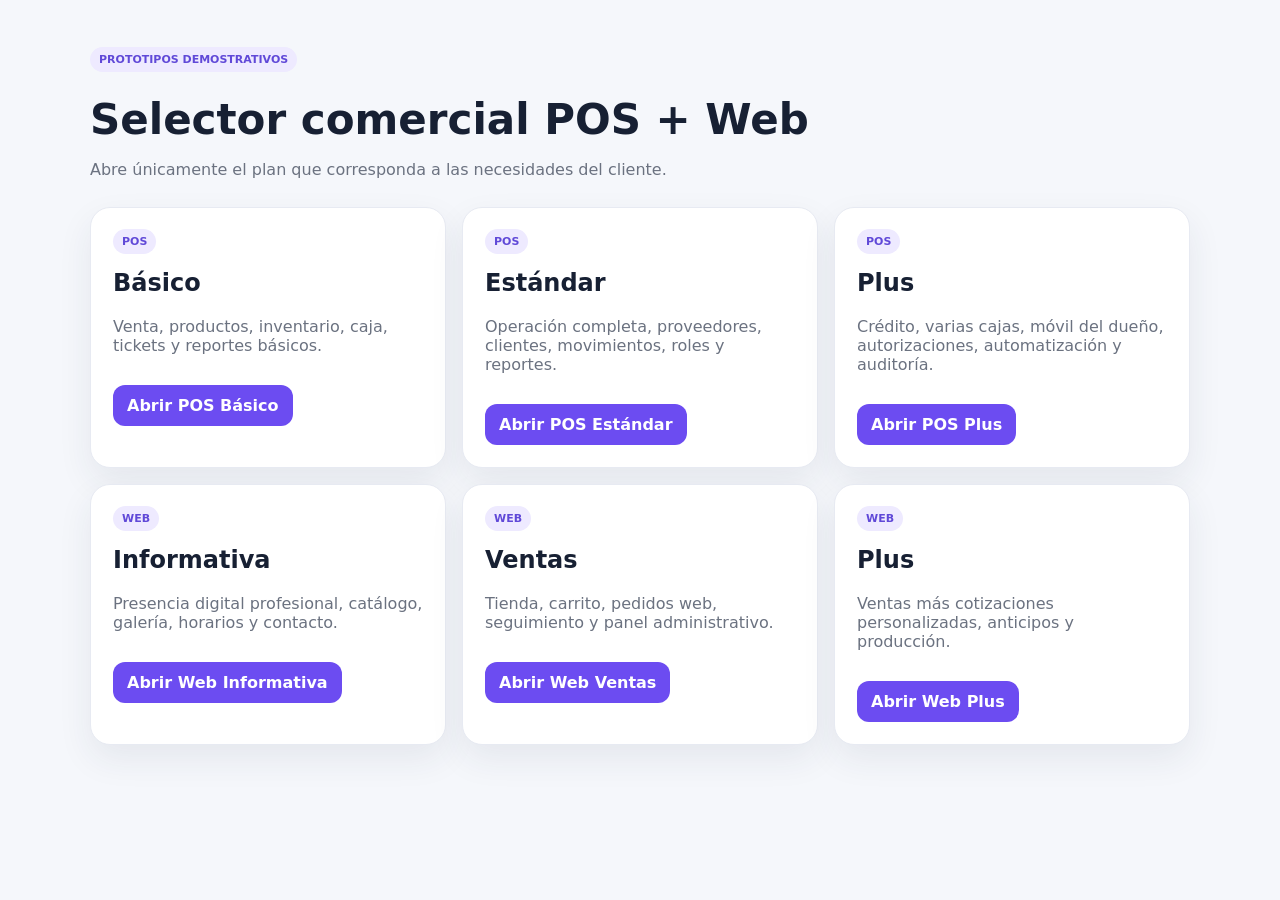
<file: index.html>
<!doctype html><html lang="es"><head><meta charset="utf-8"><meta name="viewport" content="width=device-width,initial-scale=1"><title>Launcher · Prototipos Comerciales</title><style>body{margin:0;font-family:system-ui;background:#f5f7fb;color:#172033}.wrap{max-width:1100px;margin:auto;padding:48px 20px}h1{font-size:42px;margin-bottom:8px}.muted{color:#6b7280}.grid{display:grid;grid-template-columns:repeat(3,1fr);gap:16px;margin-top:28px}.card{background:#fff;border:1px solid #e7eaf2;border-radius:20px;padding:22px;box-shadow:0 14px 34px rgba(36,45,75,.08)}.badge{font-size:11px;padding:6px 9px;border-radius:999px;background:#eeeaff;color:#6049d8;font-weight:700}.btn{display:inline-block;margin-top:14px;padding:11px 14px;border-radius:12px;background:#6c4cf1;color:white;text-decoration:none;font-weight:700}@media(max-width:800px){.grid{grid-template-columns:1fr}h1{font-size:34px}}</style></head><body><main class="wrap"><span class="badge">PROTOTIPOS DEMOSTRATIVOS</span><h1>Selector comercial POS + Web</h1><p class="muted">Abre únicamente el plan que corresponda a las necesidades del cliente.</p><div class="grid"><div class="card"><span class="badge">POS</span><h2>Básico</h2><p class="muted">Venta, productos, inventario, caja, tickets y reportes básicos.</p><a class="btn" href="prototipos_pos/pos_basico/">Abrir POS Básico</a></div><div class="card"><span class="badge">POS</span><h2>Estándar</h2><p class="muted">Operación completa, proveedores, clientes, movimientos, roles y reportes.</p><a class="btn" href="prototipos_pos/pos_estandar/">Abrir POS Estándar</a></div><div class="card"><span class="badge">POS</span><h2>Plus</h2><p class="muted">Crédito, varias cajas, móvil del dueño, autorizaciones, automatización y auditoría.</p><a class="btn" href="prototipos_pos/pos_plus/">Abrir POS Plus</a></div><div class="card"><span class="badge">WEB</span><h2>Informativa</h2><p class="muted">Presencia digital profesional, catálogo, galería, horarios y contacto.</p><a class="btn" href="prototipos_web/web_informativa/">Abrir Web Informativa</a></div><div class="card"><span class="badge">WEB</span><h2>Ventas</h2><p class="muted">Tienda, carrito, pedidos web, seguimiento y panel administrativo.</p><a class="btn" href="prototipos_web/web_ventas/">Abrir Web Ventas</a></div><div class="card"><span class="badge">WEB</span><h2>Plus</h2><p class="muted">Ventas más cotizaciones personalizadas, anticipos y producción.</p><a class="btn" href="prototipos_web/web_plus/">Abrir Web Plus</a></div></div></main></body></html>
</file>
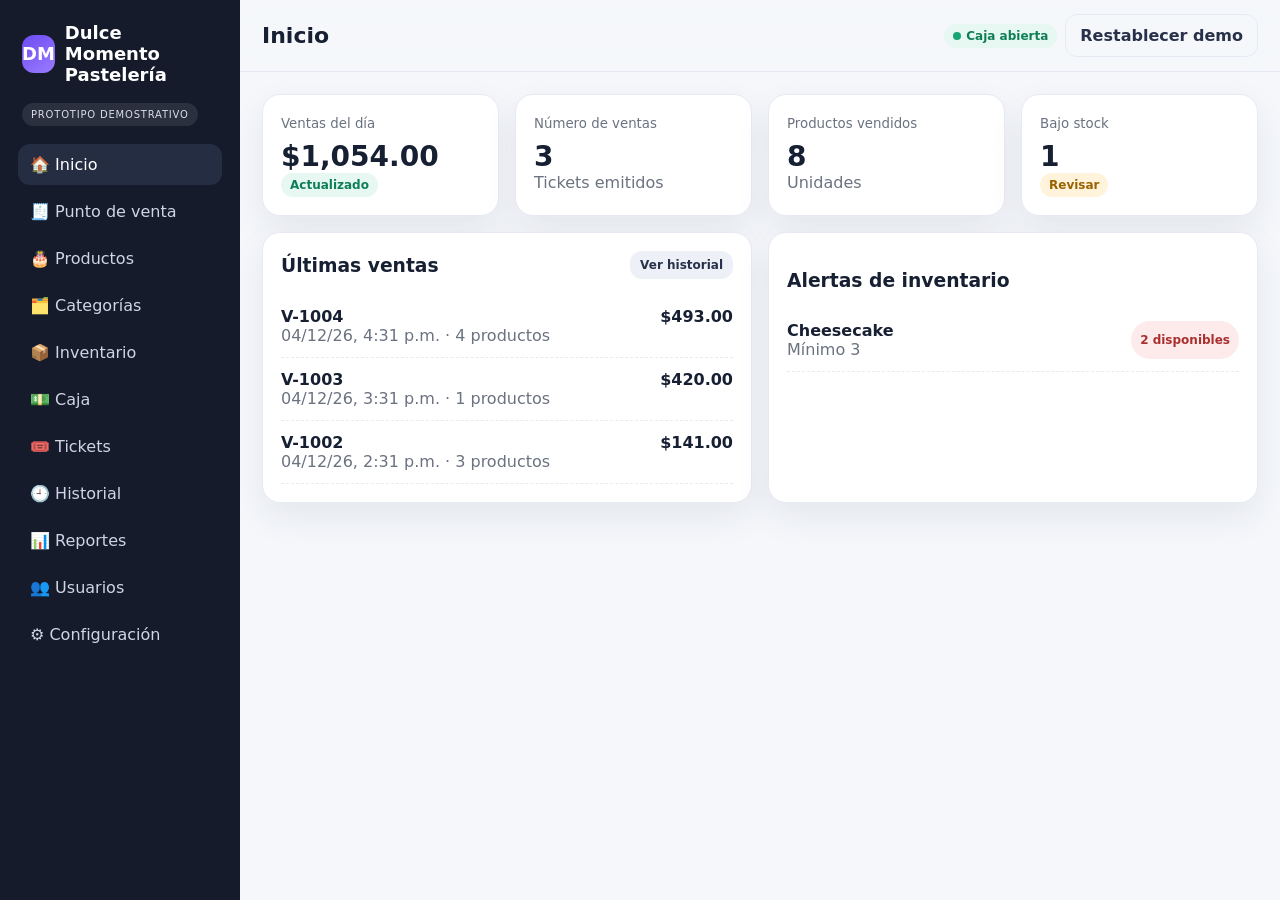
<file: prototipos_pos/pos_basico/index.html>
<!doctype html><html lang="es"><head><meta charset="utf-8"><meta name="viewport" content="width=device-width,initial-scale=1,viewport-fit=cover"><meta name="theme-color" content="#6c4cf1"><title>POS Básico Demo</title><link rel="manifest" href="manifest.json"><link rel="stylesheet" href="styles.css"></head><body><div id="app"></div><script src="app.js"></script></body></html>
</file>
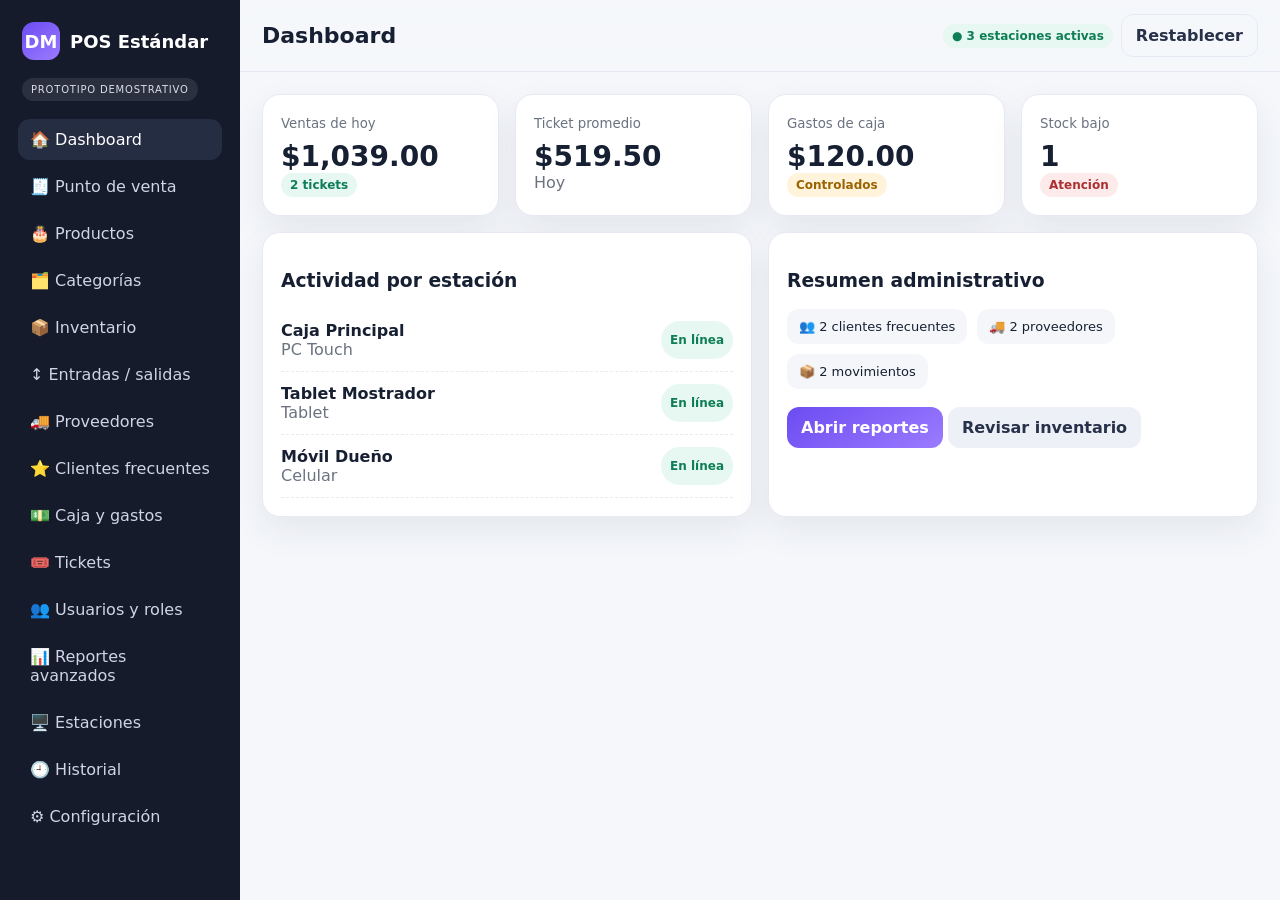
<file: prototipos_pos/pos_estandar/index.html>
<!doctype html><html lang="es"><head><meta charset="utf-8"><meta name="viewport" content="width=device-width,initial-scale=1,viewport-fit=cover"><meta name="theme-color" content="#6c4cf1"><title>POS Estándar Demo</title><link rel="manifest" href="manifest.json"><link rel="stylesheet" href="styles.css"></head><body><div id="app"></div><script src="app.js"></script></body></html>
</file>
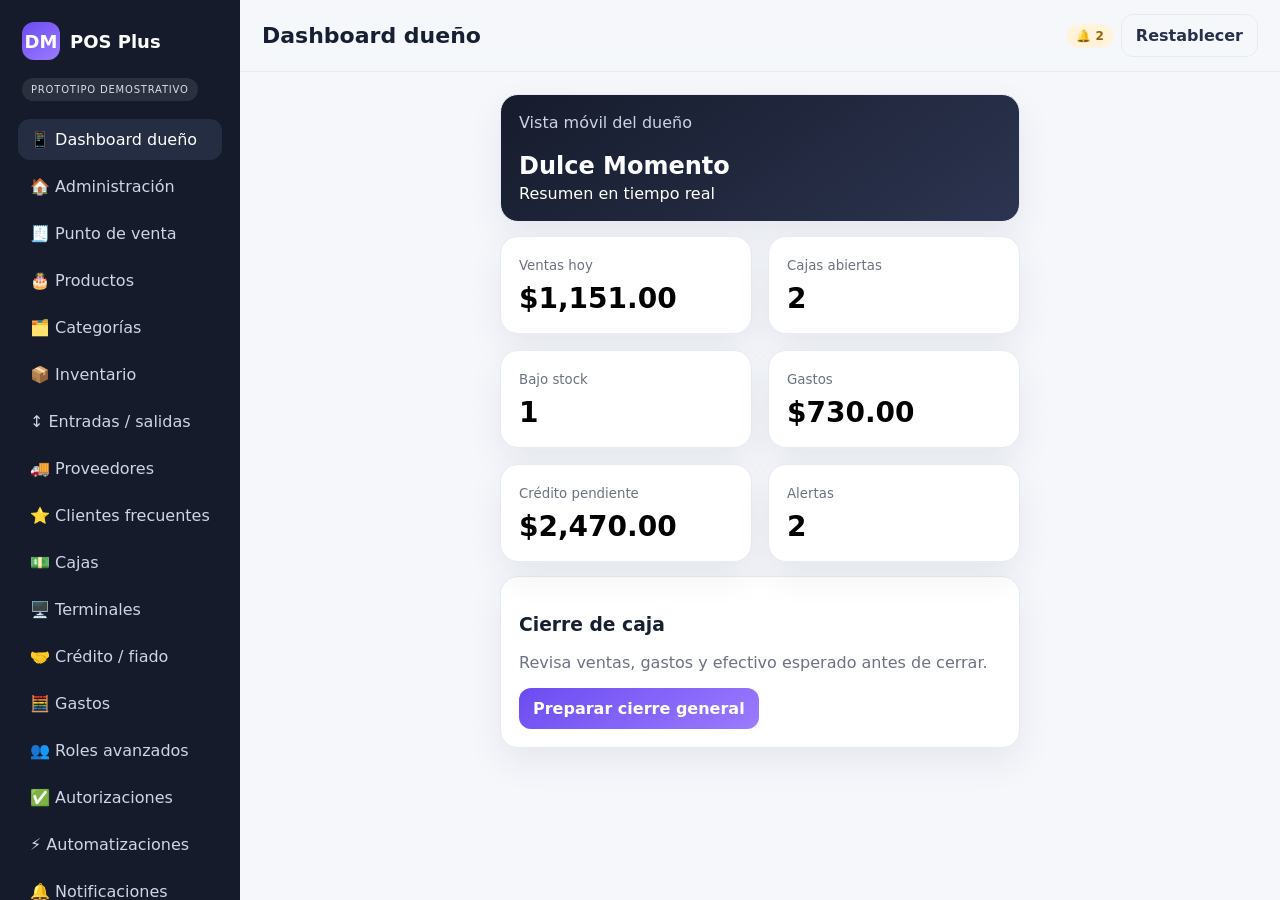
<file: prototipos_pos/pos_plus/index.html>
<!doctype html><html lang="es"><head><meta charset="utf-8"><meta name="viewport" content="width=device-width,initial-scale=1,viewport-fit=cover"><meta name="theme-color" content="#6c4cf1"><title>POS Plus Demo</title><link rel="manifest" href="manifest.json"><link rel="stylesheet" href="styles.css"></head><body><div id="app"></div><script src="app.js"></script></body></html>
</file>
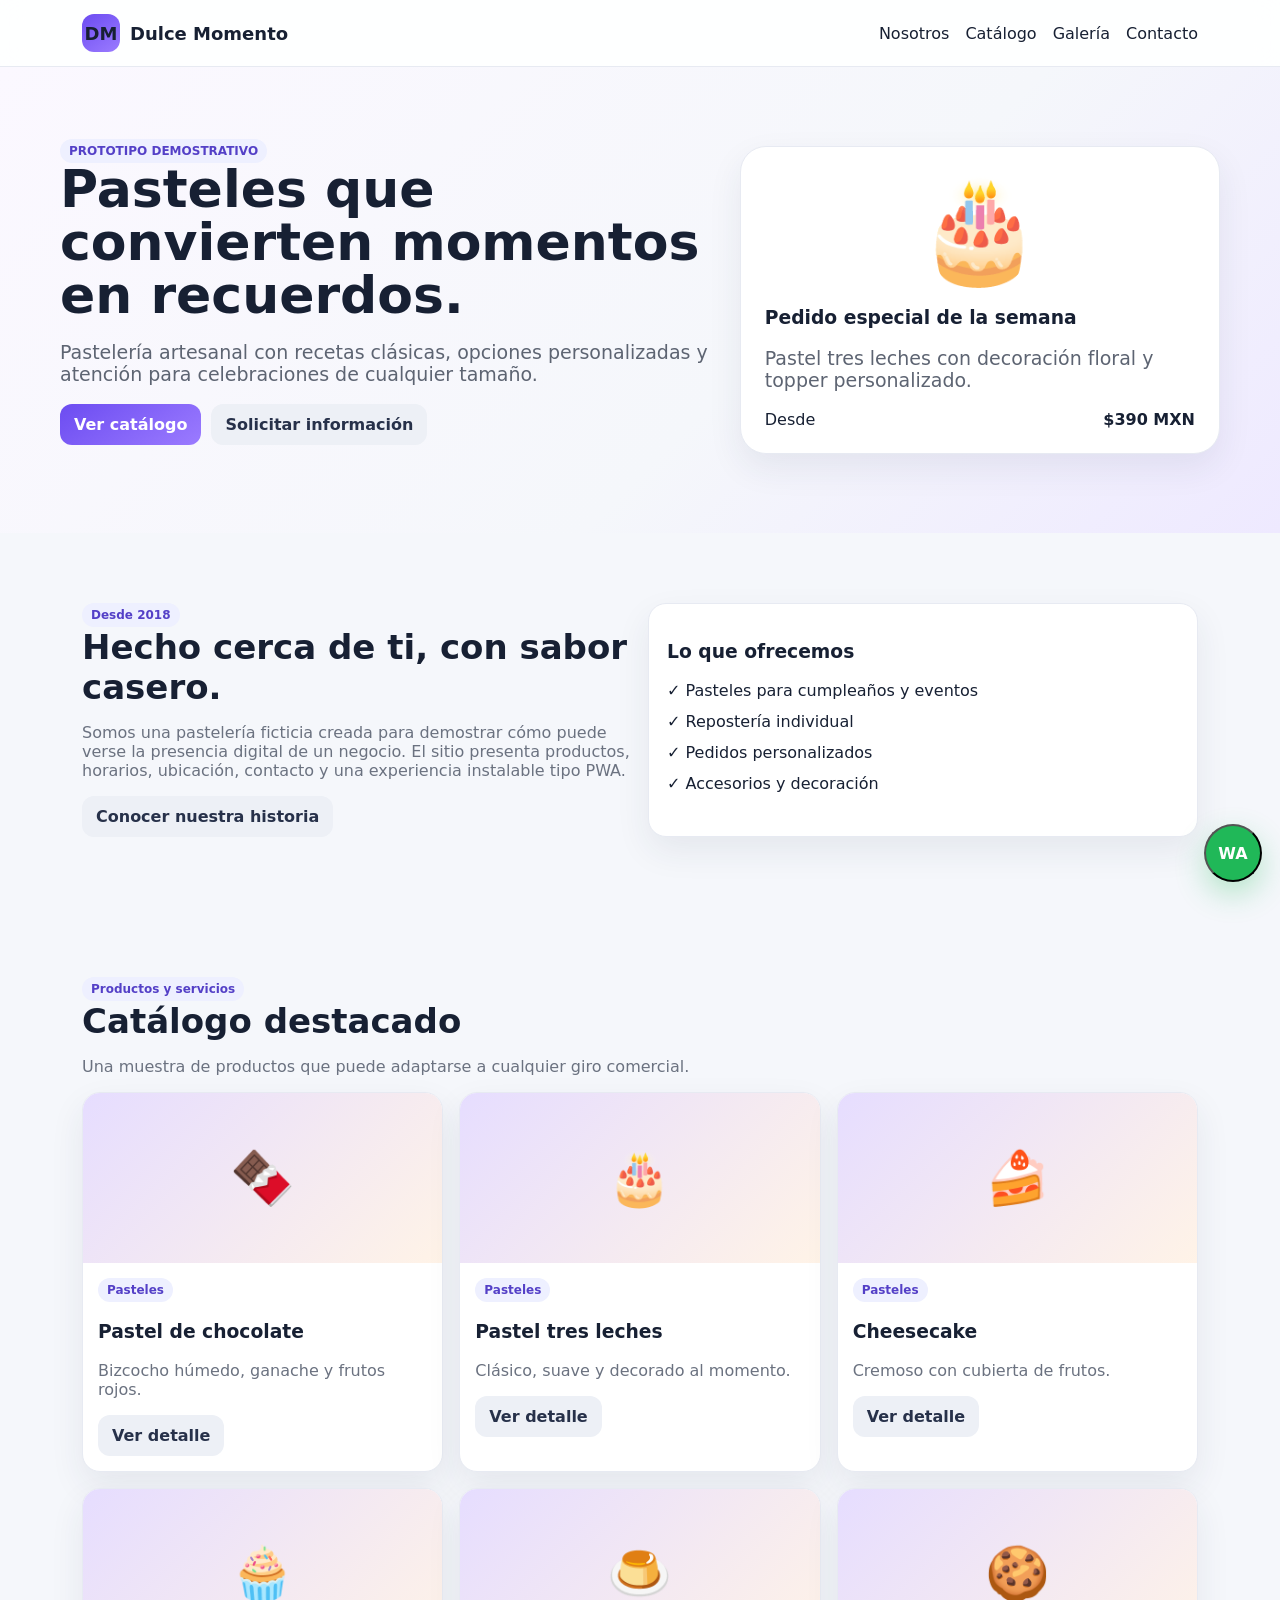
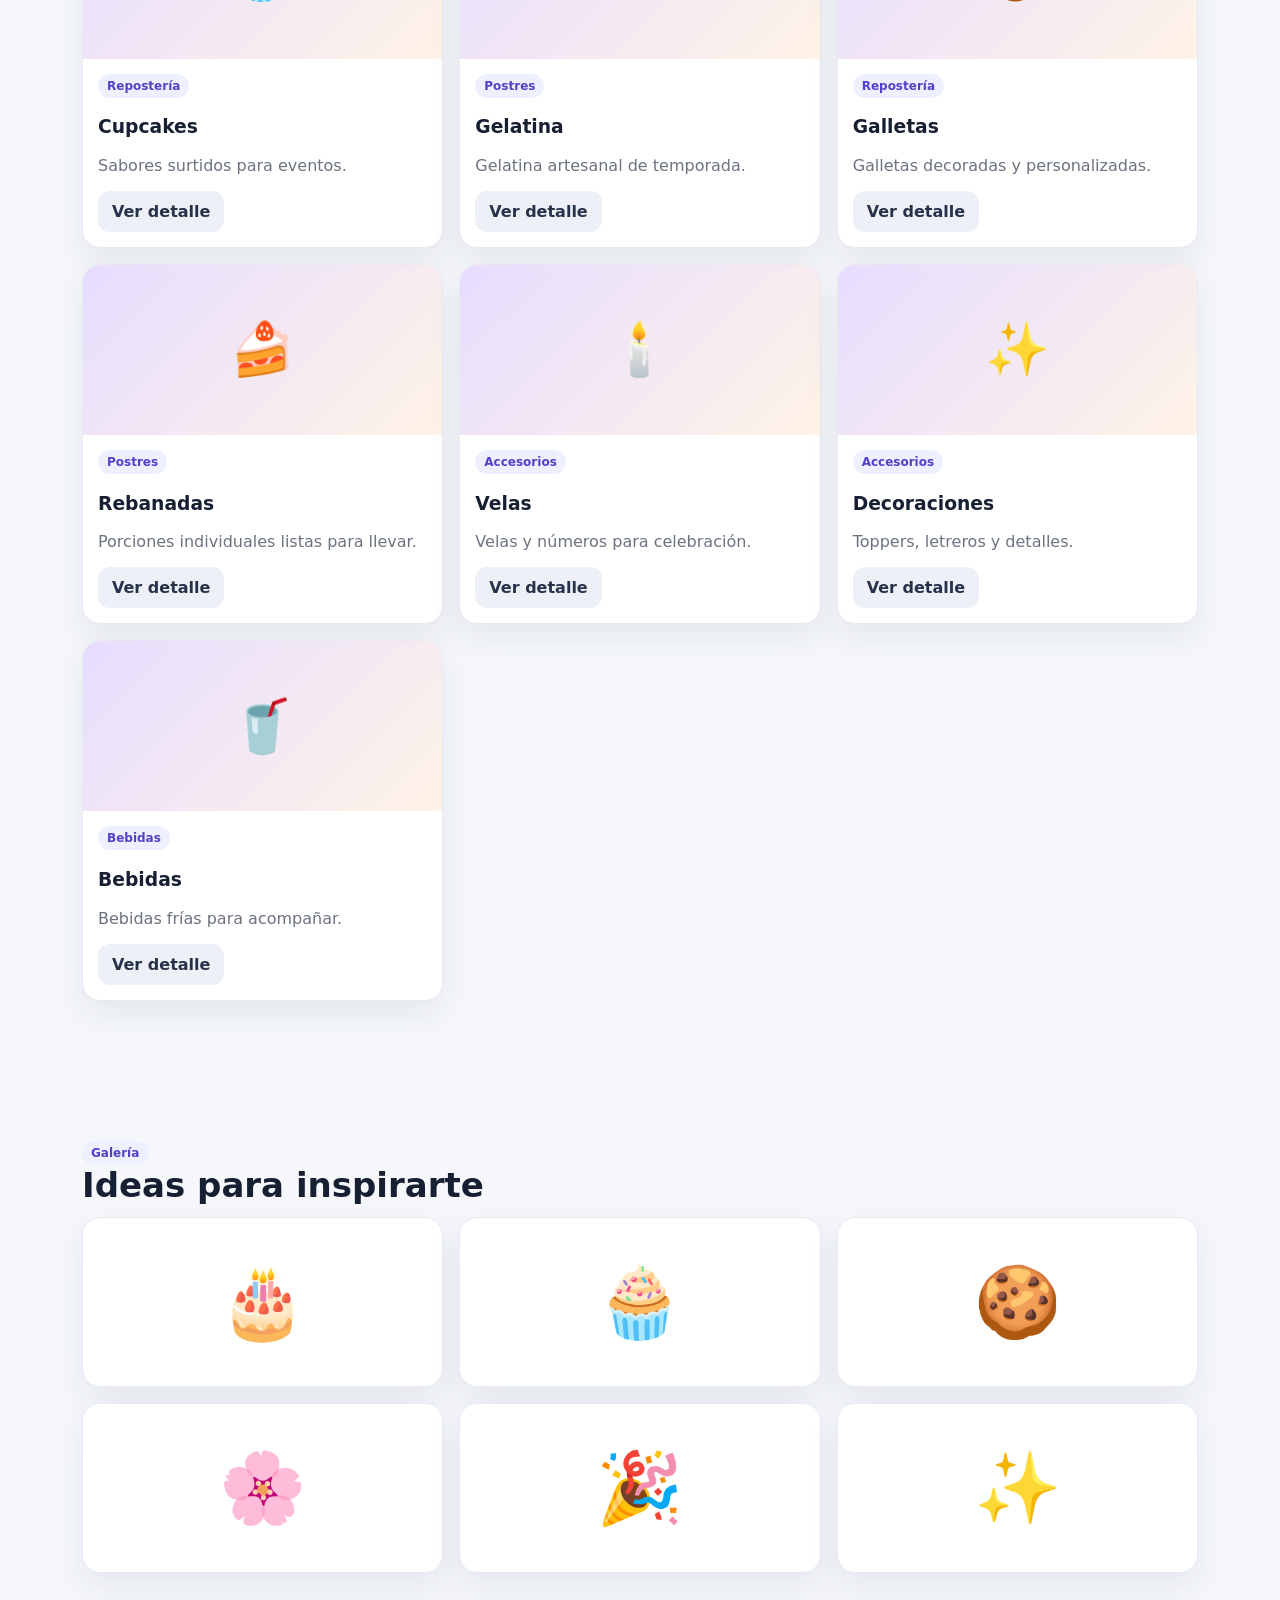
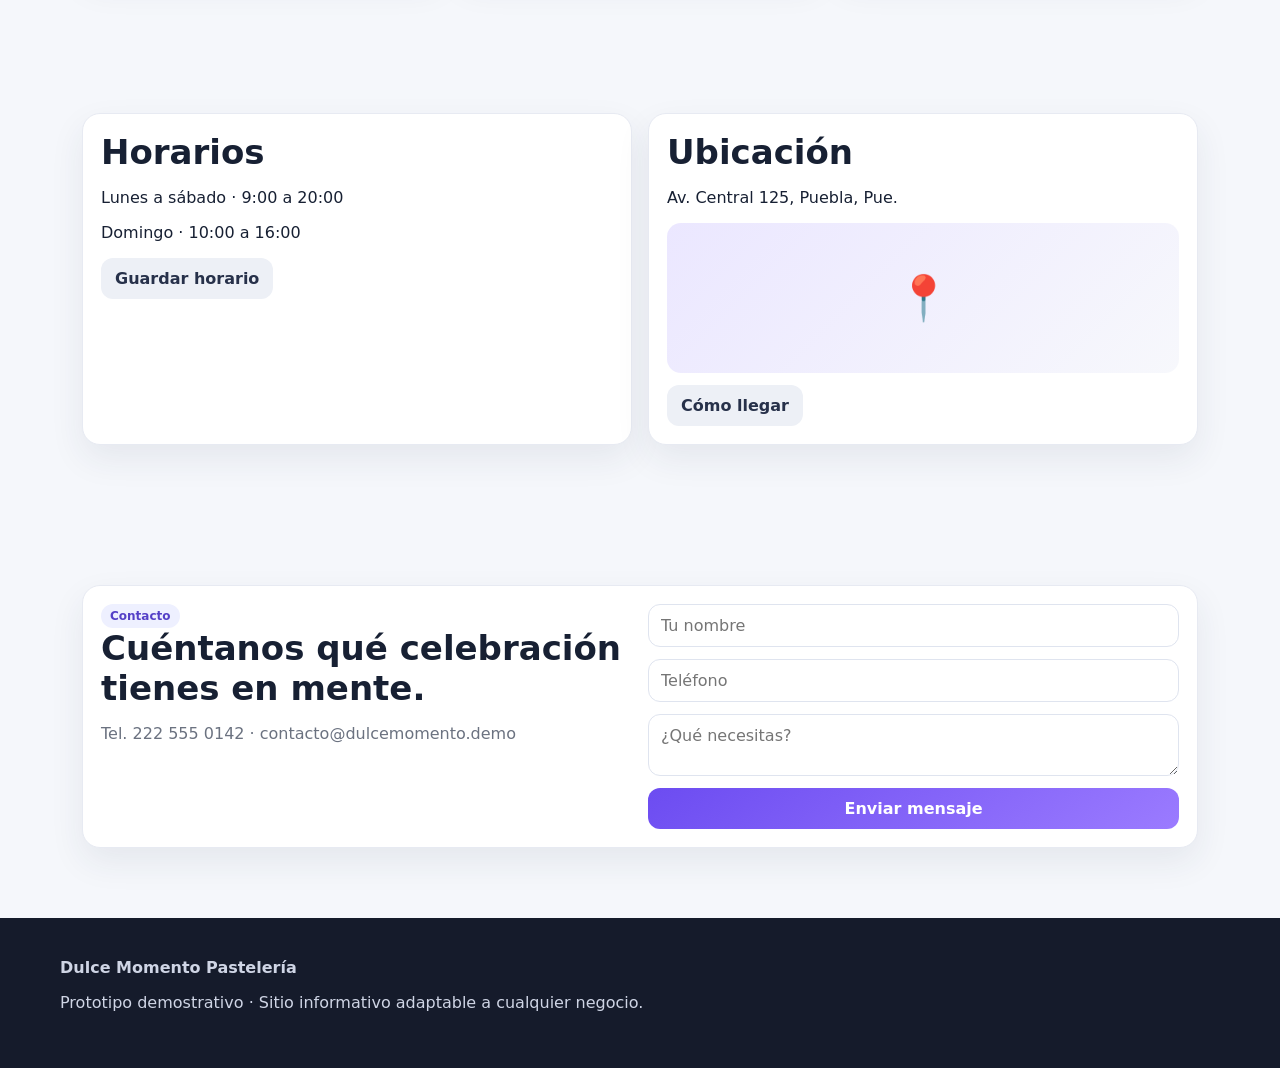
<file: prototipos_web/web_informativa/index.html>
<!doctype html><html lang="es"><head><meta charset="utf-8"><meta name="viewport" content="width=device-width,initial-scale=1"><meta name="theme-color" content="#6c4cf1"><title>Dulce Momento | Pastelería</title><link rel="manifest" href="manifest.json"><link rel="stylesheet" href="styles.css"></head><body><div id="app"></div><script src="app.js"></script></body></html>
</file>
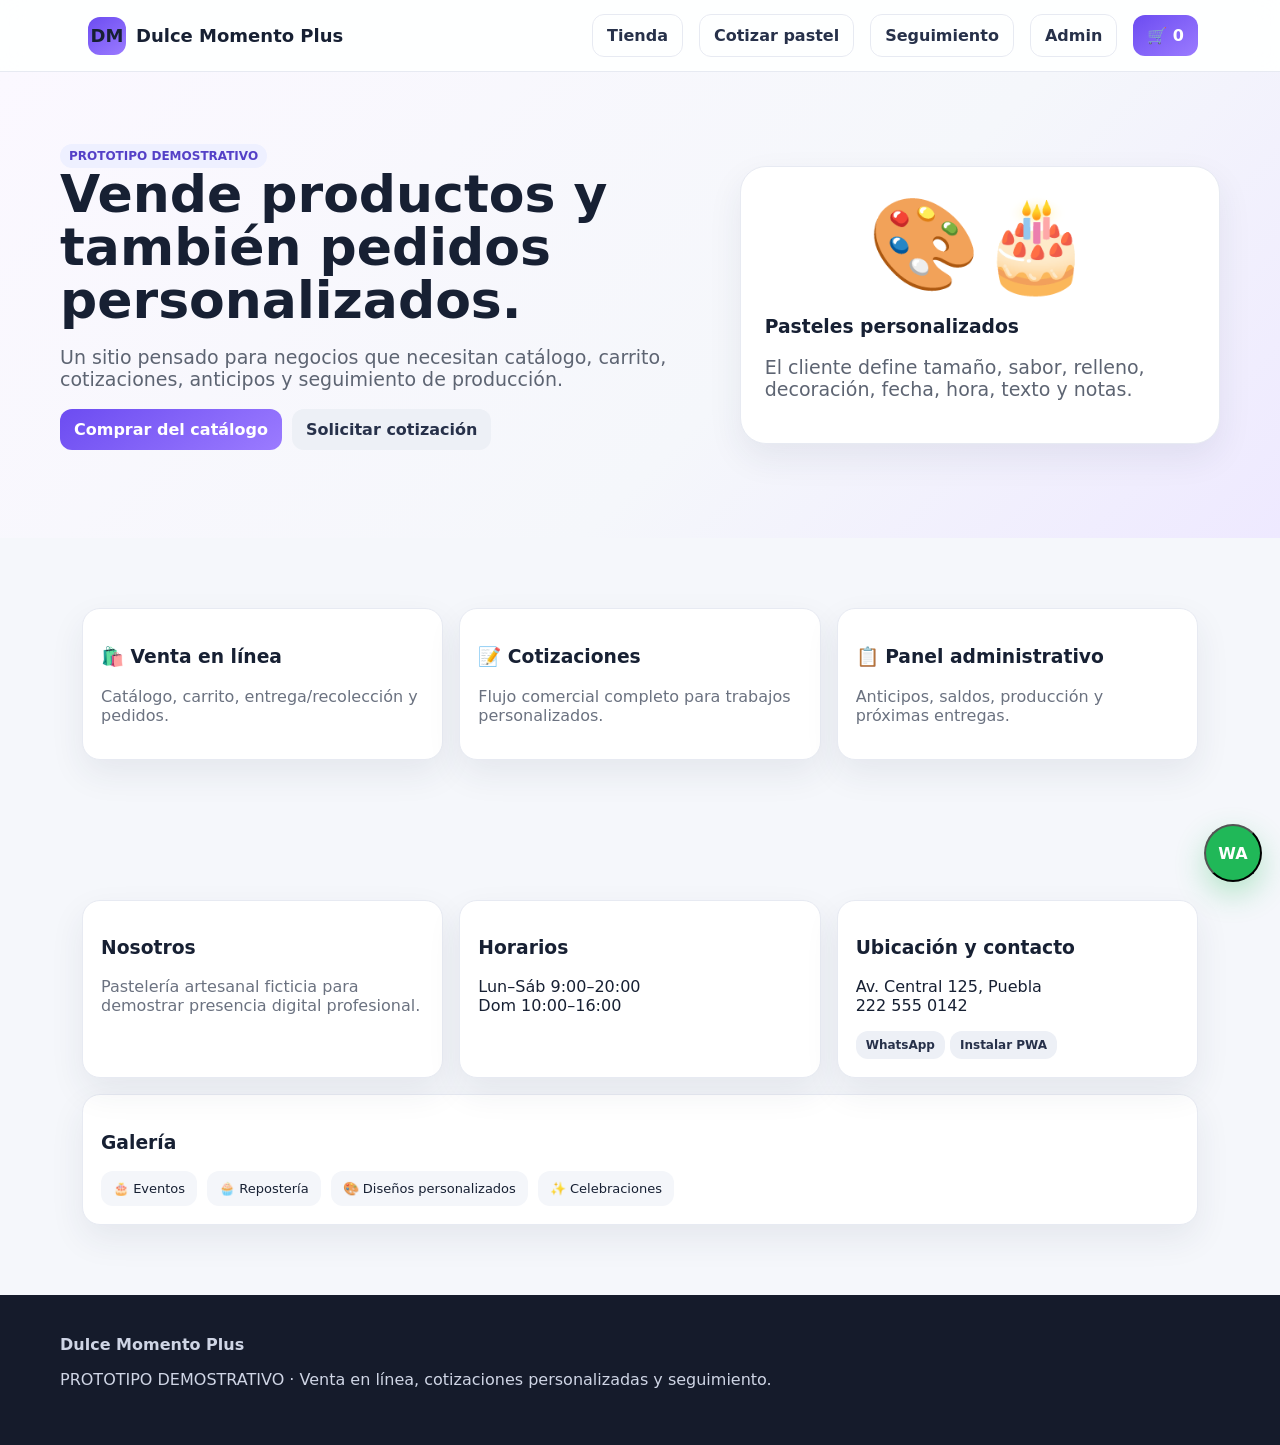
<file: prototipos_web/web_plus/index.html>
<!doctype html><html lang="es"><head><meta charset="utf-8"><meta name="viewport" content="width=device-width,initial-scale=1"><meta name="theme-color" content="#6c4cf1"><title>Dulce Momento Plus | Pedidos y cotizaciones</title><link rel="manifest" href="manifest.json"><link rel="stylesheet" href="styles.css"></head><body><div id="app"></div><script src="app.js"></script></body></html>
</file>
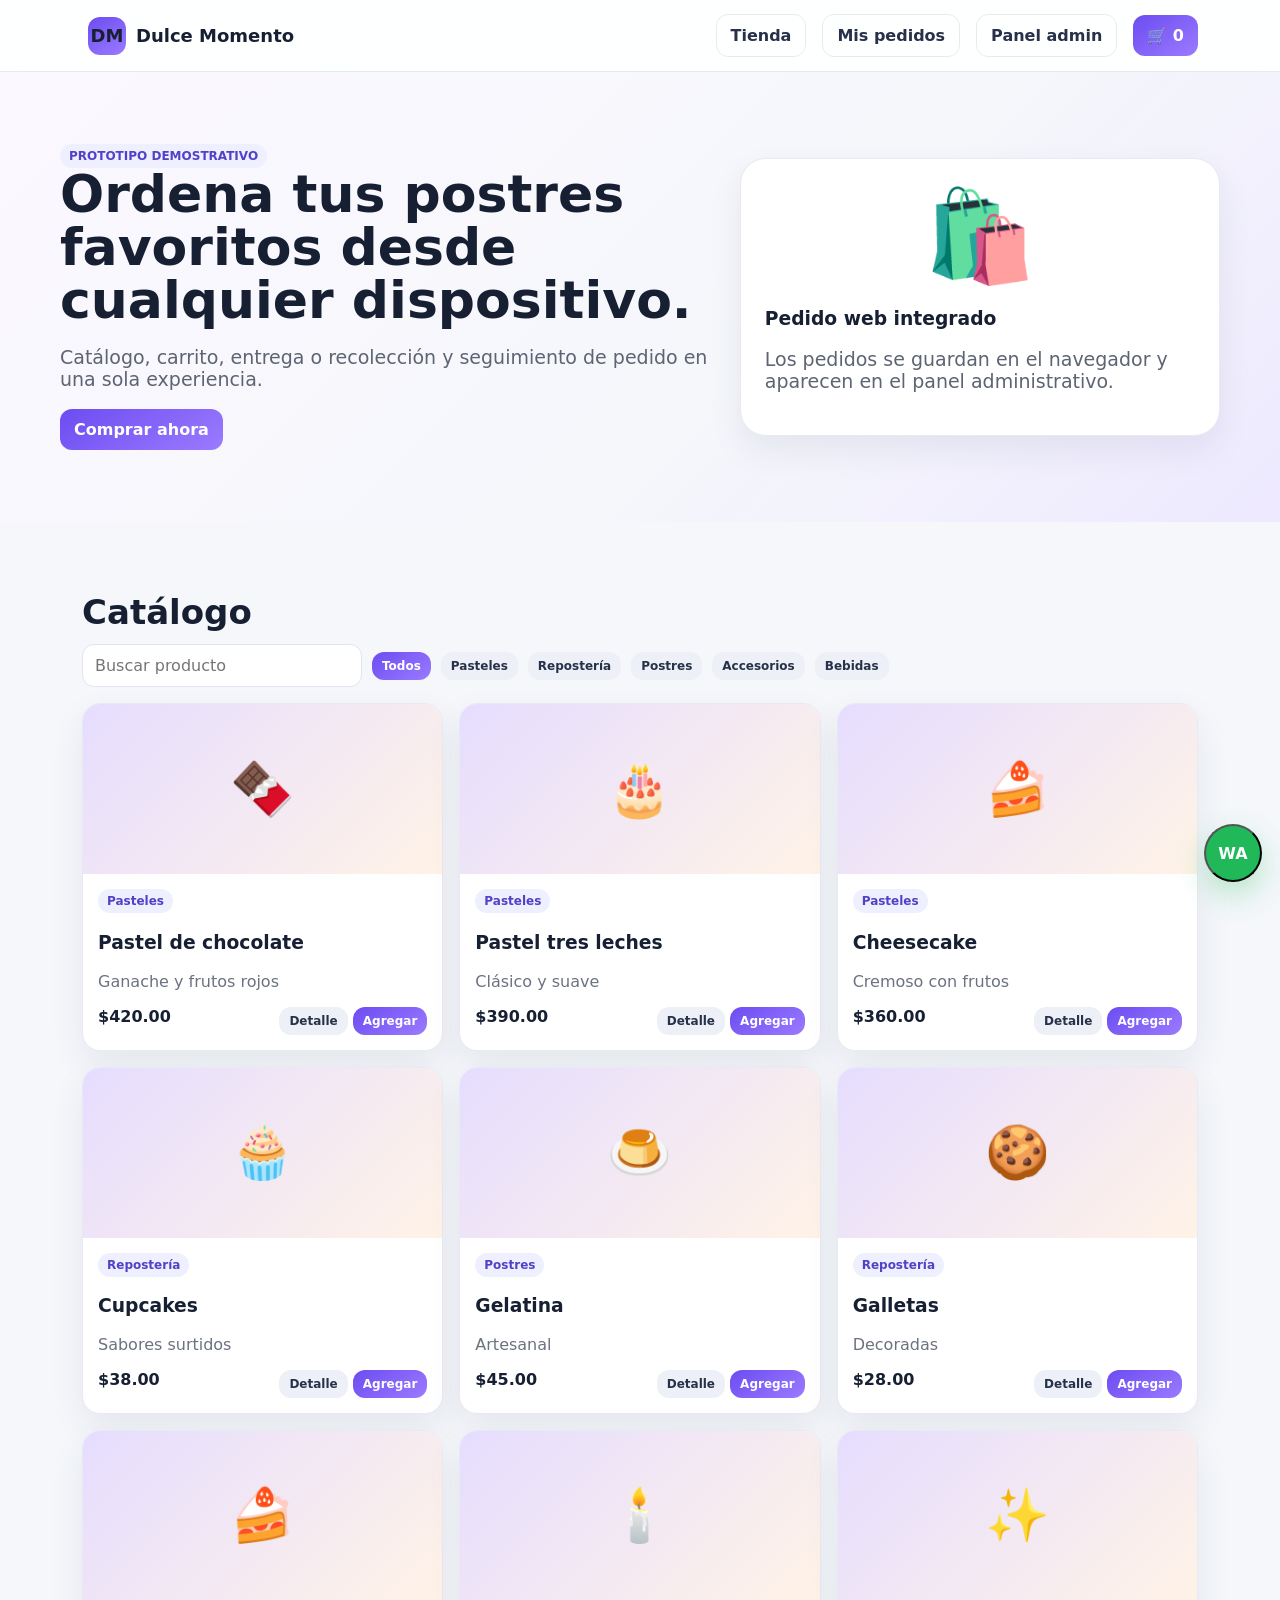
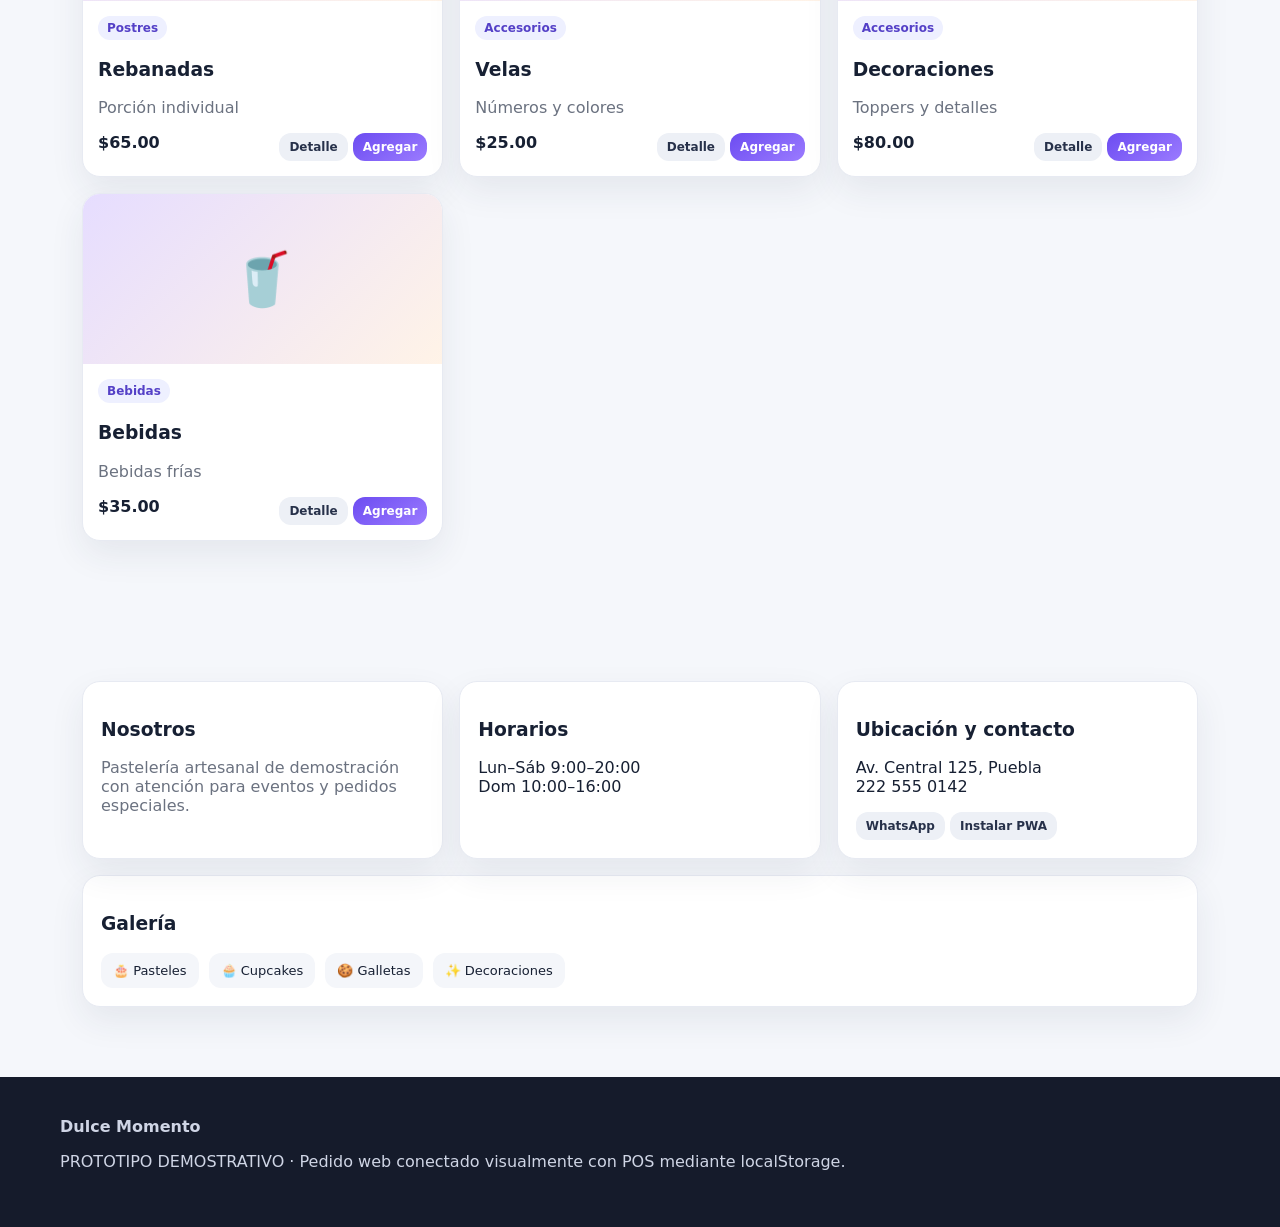
<file: prototipos_web/web_ventas/index.html>
<!doctype html><html lang="es"><head><meta charset="utf-8"><meta name="viewport" content="width=device-width,initial-scale=1"><meta name="theme-color" content="#6c4cf1"><title>Dulce Momento | Pedidos en línea</title><link rel="manifest" href="manifest.json"><link rel="stylesheet" href="styles.css"></head><body><div id="app"></div><script src="app.js"></script></body></html>
</file>
<file: prototipos_pos/pos_basico/styles.css>
:root{--bg:#f5f7fb;--panel:#fff;--ink:#172033;--muted:#6b7280;--brand:#6c4cf1;--brand2:#9b7bff;--ok:#17a673;--warn:#f59e0b;--danger:#e25555;--line:#e7eaf2;--shadow:0 14px 34px rgba(36,45,75,.08);--r:18px}
*{box-sizing:border-box}html{scroll-behavior:smooth}body{margin:0;font-family:Inter,ui-sans-serif,system-ui,-apple-system,Segoe UI,Roboto,Arial,sans-serif;background:var(--bg);color:var(--ink)}button,input,select,textarea{font:inherit}button{cursor:pointer}a{color:inherit;text-decoration:none}.app{min-height:100vh;display:grid;grid-template-columns:240px 1fr}.sidebar{background:#151b2b;color:#fff;padding:18px;position:sticky;top:0;height:100vh;overflow:auto}.brand{display:flex;align-items:center;gap:10px;font-weight:800;font-size:18px;margin:4px 4px 18px}.brand-mark{width:38px;height:38px;border-radius:12px;background:linear-gradient(145deg,var(--brand),var(--brand2));display:grid;place-items:center;font-weight:900}.demo{display:inline-flex;padding:6px 9px;border-radius:999px;background:rgba(255,255,255,.09);font-size:10px;letter-spacing:.08em;color:#d9dded;margin:0 4px 18px}.nav{display:grid;gap:6px}.nav button{width:100%;text-align:left;padding:11px 12px;border:0;border-radius:12px;background:transparent;color:#cfd5e5}.nav button:hover,.nav button.active{background:#252d43;color:#fff}.main{min-width:0}.topbar{position:sticky;top:0;z-index:20;background:rgba(245,247,251,.88);backdrop-filter:blur(14px);border-bottom:1px solid var(--line);display:flex;align-items:center;justify-content:space-between;padding:14px 22px}.topbar h1{font-size:22px;margin:0}.top-actions{display:flex;gap:8px;align-items:center}.content{padding:22px;max-width:1500px;margin:auto}.grid{display:grid;gap:16px}.grid.cols-4{grid-template-columns:repeat(4,minmax(0,1fr))}.grid.cols-3{grid-template-columns:repeat(3,minmax(0,1fr))}.grid.cols-2{grid-template-columns:repeat(2,minmax(0,1fr))}.card{background:var(--panel);border:1px solid var(--line);border-radius:var(--r);box-shadow:var(--shadow);padding:18px}.metric strong{display:block;font-size:28px;margin-top:8px}.metric small,.muted{color:var(--muted)}.badge{display:inline-flex;align-items:center;padding:5px 9px;border-radius:999px;background:#eef0ff;color:#5440c7;font-size:12px;font-weight:700}.badge.ok{background:#e7f7f1;color:#0e7e56}.badge.warn{background:#fff4db;color:#9a6200}.badge.danger{background:#fdeaea;color:#aa3030}.btn{border:0;border-radius:12px;padding:11px 14px;font-weight:700;background:#edf0f6;color:#27314a}.btn.primary{background:linear-gradient(145deg,var(--brand),var(--brand2));color:#fff}.btn.ok{background:var(--ok);color:#fff}.btn.danger{background:var(--danger);color:#fff}.btn.ghost{background:transparent;border:1px solid var(--line)}.btn.small{padding:7px 10px;font-size:12px}.toolbar{display:flex;gap:10px;flex-wrap:wrap;align-items:center;margin-bottom:16px}.input,.select,.textarea{width:100%;border:1px solid #dfe4ef;background:#fff;border-radius:12px;padding:11px 12px;outline:none}.input:focus,.select:focus,.textarea:focus{border-color:#9f91ec;box-shadow:0 0 0 3px rgba(108,76,241,.1)}.field{display:grid;gap:6px}.field label{font-size:12px;color:var(--muted);font-weight:700}.table-wrap{overflow:auto;border:1px solid var(--line);border-radius:14px}.table{width:100%;border-collapse:collapse;min-width:720px}.table th,.table td{padding:12px 13px;border-bottom:1px solid var(--line);text-align:left;font-size:13px}.table th{background:#f8f9fc;color:#667085}.table tr:last-child td{border-bottom:0}.split{display:grid;grid-template-columns:1.4fr .8fr;gap:16px}.product-grid{display:grid;grid-template-columns:repeat(4,minmax(130px,1fr));gap:12px}.product{border:1px solid var(--line);background:#fff;border-radius:16px;padding:14px;min-height:132px;display:flex;flex-direction:column;justify-content:space-between;box-shadow:0 8px 20px rgba(36,45,75,.05)}.product:hover{transform:translateY(-1px);border-color:#cfc7ff}.product h3{margin:0 0 5px;font-size:15px}.product .price{font-weight:900;font-size:18px}.cart-item{display:grid;grid-template-columns:1fr auto;gap:10px;padding:12px 0;border-bottom:1px dashed var(--line)}.qty{display:flex;align-items:center;gap:6px}.qty button{width:30px;height:30px;border:0;border-radius:9px;background:#eef1f7;font-weight:800}.summary{display:grid;gap:8px;margin-top:14px}.summary-row{display:flex;justify-content:space-between}.summary-row.total{font-size:20px;font-weight:900;padding-top:10px;border-top:1px solid var(--line)}.chart{height:220px;display:flex;align-items:flex-end;gap:10px;padding:12px 4px 4px}.bar{flex:1;background:linear-gradient(180deg,var(--brand2),var(--brand));border-radius:10px 10px 3px 3px;position:relative;min-width:22px}.bar span{position:absolute;bottom:100%;left:50%;transform:translateX(-50%);font-size:11px;color:var(--muted);margin-bottom:5px}.empty{text-align:center;padding:36px;color:var(--muted)}.modal-backdrop{position:fixed;inset:0;background:rgba(10,15,28,.48);display:grid;place-items:center;z-index:100;padding:18px}.modal{background:#fff;border-radius:20px;max-width:640px;width:100%;padding:20px;max-height:90vh;overflow:auto;box-shadow:0 24px 80px rgba(0,0,0,.25)}.modal h2{margin-top:0}.toast{position:fixed;right:20px;bottom:20px;background:#151b2b;color:#fff;padding:12px 15px;border-radius:12px;z-index:110;box-shadow:var(--shadow)}.mobile-menu{display:none}.hero{padding:72px 24px;background:linear-gradient(135deg,#fbf8ff,#f5f7fb 60%,#eee9ff)}.hero-inner{max-width:1160px;margin:auto;display:grid;grid-template-columns:1.15fr .85fr;gap:30px;align-items:center}.hero h1{font-size:52px;line-height:1.02;margin:0 0 16px}.hero p{font-size:19px;color:#5d6472}.hero-card{background:#fff;padding:24px;border:1px solid var(--line);border-radius:26px;box-shadow:var(--shadow)}.site-nav{position:sticky;top:0;z-index:30;background:rgba(255,255,255,.9);backdrop-filter:blur(12px);border-bottom:1px solid var(--line)}.site-nav .inner{max-width:1160px;margin:auto;padding:14px 22px;display:flex;align-items:center;justify-content:space-between}.site-links{display:flex;gap:16px;align-items:center}.section{max-width:1160px;margin:auto;padding:70px 22px}.section h2{font-size:34px;margin:0 0 12px}.catalog{display:grid;grid-template-columns:repeat(3,minmax(0,1fr));gap:16px}.catalog-card{background:#fff;border:1px solid var(--line);border-radius:18px;overflow:hidden;box-shadow:var(--shadow)}.catalog-img{height:170px;background:linear-gradient(135deg,#e6ddff,#fff3e7);display:grid;place-items:center;font-size:52px}.catalog-body{padding:15px}.footer{background:#151b2b;color:#cfd5e5;padding:40px 22px}.footer-inner{max-width:1160px;margin:auto}.fab{position:fixed;right:18px;bottom:18px;width:58px;height:58px;border-radius:50%;display:grid;place-items:center;background:#20b858;color:white;font-weight:900;box-shadow:0 12px 30px rgba(32,184,88,.3);z-index:40}.status-dot{width:8px;height:8px;border-radius:50%;background:var(--ok);display:inline-block;margin-right:5px}.stack{display:grid;gap:12px}.quote-step{padding:14px;border-radius:14px;border:1px solid var(--line);background:#fff}.quote-step.done{border-color:#b9ead7;background:#f4fcf8}.quote-step.current{border-color:#c7bfff;background:#f8f6ff}.kpi-row{display:flex;gap:10px;flex-wrap:wrap}.kpi-pill{padding:10px 12px;background:#f4f6fa;border-radius:12px;font-size:13px}
@media(max-width:1000px){.app{grid-template-columns:82px 1fr}.sidebar{padding:14px 10px}.brand span,.nav button span,.demo{display:none}.brand{justify-content:center}.nav button{text-align:center}.grid.cols-4{grid-template-columns:repeat(2,1fr)}.product-grid{grid-template-columns:repeat(3,1fr)}.split{grid-template-columns:1fr}.hero-inner{grid-template-columns:1fr}.hero h1{font-size:44px}.catalog{grid-template-columns:repeat(2,1fr)}}
@media(max-width:700px){.app{display:block}.sidebar{display:none}.mobile-menu{display:inline-flex}.content{padding:14px}.topbar{padding:12px 14px}.topbar h1{font-size:18px}.grid.cols-4,.grid.cols-3,.grid.cols-2{grid-template-columns:1fr}.product-grid{grid-template-columns:repeat(2,minmax(0,1fr))}.product{min-height:120px}.site-links a:not(.keep),.site-links button:not(.keep){display:none}.hero{padding:48px 18px}.hero h1{font-size:38px}.section{padding:48px 18px}.catalog{grid-template-columns:1fr}.modal{border-radius:16px}.top-actions .hide-mobile{display:none}}
</file>
<file: prototipos_pos/pos_estandar/styles.css>
:root{--bg:#f5f7fb;--panel:#fff;--ink:#172033;--muted:#6b7280;--brand:#6c4cf1;--brand2:#9b7bff;--ok:#17a673;--warn:#f59e0b;--danger:#e25555;--line:#e7eaf2;--shadow:0 14px 34px rgba(36,45,75,.08);--r:18px}
*{box-sizing:border-box}html{scroll-behavior:smooth}body{margin:0;font-family:Inter,ui-sans-serif,system-ui,-apple-system,Segoe UI,Roboto,Arial,sans-serif;background:var(--bg);color:var(--ink)}button,input,select,textarea{font:inherit}button{cursor:pointer}a{color:inherit;text-decoration:none}.app{min-height:100vh;display:grid;grid-template-columns:240px 1fr}.sidebar{background:#151b2b;color:#fff;padding:18px;position:sticky;top:0;height:100vh;overflow:auto}.brand{display:flex;align-items:center;gap:10px;font-weight:800;font-size:18px;margin:4px 4px 18px}.brand-mark{width:38px;height:38px;border-radius:12px;background:linear-gradient(145deg,var(--brand),var(--brand2));display:grid;place-items:center;font-weight:900}.demo{display:inline-flex;padding:6px 9px;border-radius:999px;background:rgba(255,255,255,.09);font-size:10px;letter-spacing:.08em;color:#d9dded;margin:0 4px 18px}.nav{display:grid;gap:6px}.nav button{width:100%;text-align:left;padding:11px 12px;border:0;border-radius:12px;background:transparent;color:#cfd5e5}.nav button:hover,.nav button.active{background:#252d43;color:#fff}.main{min-width:0}.topbar{position:sticky;top:0;z-index:20;background:rgba(245,247,251,.88);backdrop-filter:blur(14px);border-bottom:1px solid var(--line);display:flex;align-items:center;justify-content:space-between;padding:14px 22px}.topbar h1{font-size:22px;margin:0}.top-actions{display:flex;gap:8px;align-items:center}.content{padding:22px;max-width:1500px;margin:auto}.grid{display:grid;gap:16px}.grid.cols-4{grid-template-columns:repeat(4,minmax(0,1fr))}.grid.cols-3{grid-template-columns:repeat(3,minmax(0,1fr))}.grid.cols-2{grid-template-columns:repeat(2,minmax(0,1fr))}.card{background:var(--panel);border:1px solid var(--line);border-radius:var(--r);box-shadow:var(--shadow);padding:18px}.metric strong{display:block;font-size:28px;margin-top:8px}.metric small,.muted{color:var(--muted)}.badge{display:inline-flex;align-items:center;padding:5px 9px;border-radius:999px;background:#eef0ff;color:#5440c7;font-size:12px;font-weight:700}.badge.ok{background:#e7f7f1;color:#0e7e56}.badge.warn{background:#fff4db;color:#9a6200}.badge.danger{background:#fdeaea;color:#aa3030}.btn{border:0;border-radius:12px;padding:11px 14px;font-weight:700;background:#edf0f6;color:#27314a}.btn.primary{background:linear-gradient(145deg,var(--brand),var(--brand2));color:#fff}.btn.ok{background:var(--ok);color:#fff}.btn.danger{background:var(--danger);color:#fff}.btn.ghost{background:transparent;border:1px solid var(--line)}.btn.small{padding:7px 10px;font-size:12px}.toolbar{display:flex;gap:10px;flex-wrap:wrap;align-items:center;margin-bottom:16px}.input,.select,.textarea{width:100%;border:1px solid #dfe4ef;background:#fff;border-radius:12px;padding:11px 12px;outline:none}.input:focus,.select:focus,.textarea:focus{border-color:#9f91ec;box-shadow:0 0 0 3px rgba(108,76,241,.1)}.field{display:grid;gap:6px}.field label{font-size:12px;color:var(--muted);font-weight:700}.table-wrap{overflow:auto;border:1px solid var(--line);border-radius:14px}.table{width:100%;border-collapse:collapse;min-width:720px}.table th,.table td{padding:12px 13px;border-bottom:1px solid var(--line);text-align:left;font-size:13px}.table th{background:#f8f9fc;color:#667085}.table tr:last-child td{border-bottom:0}.split{display:grid;grid-template-columns:1.4fr .8fr;gap:16px}.product-grid{display:grid;grid-template-columns:repeat(4,minmax(130px,1fr));gap:12px}.product{border:1px solid var(--line);background:#fff;border-radius:16px;padding:14px;min-height:132px;display:flex;flex-direction:column;justify-content:space-between;box-shadow:0 8px 20px rgba(36,45,75,.05)}.product:hover{transform:translateY(-1px);border-color:#cfc7ff}.product h3{margin:0 0 5px;font-size:15px}.product .price{font-weight:900;font-size:18px}.cart-item{display:grid;grid-template-columns:1fr auto;gap:10px;padding:12px 0;border-bottom:1px dashed var(--line)}.qty{display:flex;align-items:center;gap:6px}.qty button{width:30px;height:30px;border:0;border-radius:9px;background:#eef1f7;font-weight:800}.summary{display:grid;gap:8px;margin-top:14px}.summary-row{display:flex;justify-content:space-between}.summary-row.total{font-size:20px;font-weight:900;padding-top:10px;border-top:1px solid var(--line)}.chart{height:220px;display:flex;align-items:flex-end;gap:10px;padding:12px 4px 4px}.bar{flex:1;background:linear-gradient(180deg,var(--brand2),var(--brand));border-radius:10px 10px 3px 3px;position:relative;min-width:22px}.bar span{position:absolute;bottom:100%;left:50%;transform:translateX(-50%);font-size:11px;color:var(--muted);margin-bottom:5px}.empty{text-align:center;padding:36px;color:var(--muted)}.modal-backdrop{position:fixed;inset:0;background:rgba(10,15,28,.48);display:grid;place-items:center;z-index:100;padding:18px}.modal{background:#fff;border-radius:20px;max-width:640px;width:100%;padding:20px;max-height:90vh;overflow:auto;box-shadow:0 24px 80px rgba(0,0,0,.25)}.modal h2{margin-top:0}.toast{position:fixed;right:20px;bottom:20px;background:#151b2b;color:#fff;padding:12px 15px;border-radius:12px;z-index:110;box-shadow:var(--shadow)}.mobile-menu{display:none}.hero{padding:72px 24px;background:linear-gradient(135deg,#fbf8ff,#f5f7fb 60%,#eee9ff)}.hero-inner{max-width:1160px;margin:auto;display:grid;grid-template-columns:1.15fr .85fr;gap:30px;align-items:center}.hero h1{font-size:52px;line-height:1.02;margin:0 0 16px}.hero p{font-size:19px;color:#5d6472}.hero-card{background:#fff;padding:24px;border:1px solid var(--line);border-radius:26px;box-shadow:var(--shadow)}.site-nav{position:sticky;top:0;z-index:30;background:rgba(255,255,255,.9);backdrop-filter:blur(12px);border-bottom:1px solid var(--line)}.site-nav .inner{max-width:1160px;margin:auto;padding:14px 22px;display:flex;align-items:center;justify-content:space-between}.site-links{display:flex;gap:16px;align-items:center}.section{max-width:1160px;margin:auto;padding:70px 22px}.section h2{font-size:34px;margin:0 0 12px}.catalog{display:grid;grid-template-columns:repeat(3,minmax(0,1fr));gap:16px}.catalog-card{background:#fff;border:1px solid var(--line);border-radius:18px;overflow:hidden;box-shadow:var(--shadow)}.catalog-img{height:170px;background:linear-gradient(135deg,#e6ddff,#fff3e7);display:grid;place-items:center;font-size:52px}.catalog-body{padding:15px}.footer{background:#151b2b;color:#cfd5e5;padding:40px 22px}.footer-inner{max-width:1160px;margin:auto}.fab{position:fixed;right:18px;bottom:18px;width:58px;height:58px;border-radius:50%;display:grid;place-items:center;background:#20b858;color:white;font-weight:900;box-shadow:0 12px 30px rgba(32,184,88,.3);z-index:40}.status-dot{width:8px;height:8px;border-radius:50%;background:var(--ok);display:inline-block;margin-right:5px}.stack{display:grid;gap:12px}.quote-step{padding:14px;border-radius:14px;border:1px solid var(--line);background:#fff}.quote-step.done{border-color:#b9ead7;background:#f4fcf8}.quote-step.current{border-color:#c7bfff;background:#f8f6ff}.kpi-row{display:flex;gap:10px;flex-wrap:wrap}.kpi-pill{padding:10px 12px;background:#f4f6fa;border-radius:12px;font-size:13px}
@media(max-width:1000px){.app{grid-template-columns:82px 1fr}.sidebar{padding:14px 10px}.brand span,.nav button span,.demo{display:none}.brand{justify-content:center}.nav button{text-align:center}.grid.cols-4{grid-template-columns:repeat(2,1fr)}.product-grid{grid-template-columns:repeat(3,1fr)}.split{grid-template-columns:1fr}.hero-inner{grid-template-columns:1fr}.hero h1{font-size:44px}.catalog{grid-template-columns:repeat(2,1fr)}}
@media(max-width:700px){.app{display:block}.sidebar{display:none}.mobile-menu{display:inline-flex}.content{padding:14px}.topbar{padding:12px 14px}.topbar h1{font-size:18px}.grid.cols-4,.grid.cols-3,.grid.cols-2{grid-template-columns:1fr}.product-grid{grid-template-columns:repeat(2,minmax(0,1fr))}.product{min-height:120px}.site-links a:not(.keep),.site-links button:not(.keep){display:none}.hero{padding:48px 18px}.hero h1{font-size:38px}.section{padding:48px 18px}.catalog{grid-template-columns:1fr}.modal{border-radius:16px}.top-actions .hide-mobile{display:none}}
</file>
<file: prototipos_pos/pos_plus/styles.css>
:root{--bg:#f5f7fb;--panel:#fff;--ink:#172033;--muted:#6b7280;--brand:#6c4cf1;--brand2:#9b7bff;--ok:#17a673;--warn:#f59e0b;--danger:#e25555;--line:#e7eaf2;--shadow:0 14px 34px rgba(36,45,75,.08);--r:18px}
*{box-sizing:border-box}html{scroll-behavior:smooth}body{margin:0;font-family:Inter,ui-sans-serif,system-ui,-apple-system,Segoe UI,Roboto,Arial,sans-serif;background:var(--bg);color:var(--ink)}button,input,select,textarea{font:inherit}button{cursor:pointer}a{color:inherit;text-decoration:none}.app{min-height:100vh;display:grid;grid-template-columns:240px 1fr}.sidebar{background:#151b2b;color:#fff;padding:18px;position:sticky;top:0;height:100vh;overflow:auto}.brand{display:flex;align-items:center;gap:10px;font-weight:800;font-size:18px;margin:4px 4px 18px}.brand-mark{width:38px;height:38px;border-radius:12px;background:linear-gradient(145deg,var(--brand),var(--brand2));display:grid;place-items:center;font-weight:900}.demo{display:inline-flex;padding:6px 9px;border-radius:999px;background:rgba(255,255,255,.09);font-size:10px;letter-spacing:.08em;color:#d9dded;margin:0 4px 18px}.nav{display:grid;gap:6px}.nav button{width:100%;text-align:left;padding:11px 12px;border:0;border-radius:12px;background:transparent;color:#cfd5e5}.nav button:hover,.nav button.active{background:#252d43;color:#fff}.main{min-width:0}.topbar{position:sticky;top:0;z-index:20;background:rgba(245,247,251,.88);backdrop-filter:blur(14px);border-bottom:1px solid var(--line);display:flex;align-items:center;justify-content:space-between;padding:14px 22px}.topbar h1{font-size:22px;margin:0}.top-actions{display:flex;gap:8px;align-items:center}.content{padding:22px;max-width:1500px;margin:auto}.grid{display:grid;gap:16px}.grid.cols-4{grid-template-columns:repeat(4,minmax(0,1fr))}.grid.cols-3{grid-template-columns:repeat(3,minmax(0,1fr))}.grid.cols-2{grid-template-columns:repeat(2,minmax(0,1fr))}.card{background:var(--panel);border:1px solid var(--line);border-radius:var(--r);box-shadow:var(--shadow);padding:18px}.metric strong{display:block;font-size:28px;margin-top:8px}.metric small,.muted{color:var(--muted)}.badge{display:inline-flex;align-items:center;padding:5px 9px;border-radius:999px;background:#eef0ff;color:#5440c7;font-size:12px;font-weight:700}.badge.ok{background:#e7f7f1;color:#0e7e56}.badge.warn{background:#fff4db;color:#9a6200}.badge.danger{background:#fdeaea;color:#aa3030}.btn{border:0;border-radius:12px;padding:11px 14px;font-weight:700;background:#edf0f6;color:#27314a}.btn.primary{background:linear-gradient(145deg,var(--brand),var(--brand2));color:#fff}.btn.ok{background:var(--ok);color:#fff}.btn.danger{background:var(--danger);color:#fff}.btn.ghost{background:transparent;border:1px solid var(--line)}.btn.small{padding:7px 10px;font-size:12px}.toolbar{display:flex;gap:10px;flex-wrap:wrap;align-items:center;margin-bottom:16px}.input,.select,.textarea{width:100%;border:1px solid #dfe4ef;background:#fff;border-radius:12px;padding:11px 12px;outline:none}.input:focus,.select:focus,.textarea:focus{border-color:#9f91ec;box-shadow:0 0 0 3px rgba(108,76,241,.1)}.field{display:grid;gap:6px}.field label{font-size:12px;color:var(--muted);font-weight:700}.table-wrap{overflow:auto;border:1px solid var(--line);border-radius:14px}.table{width:100%;border-collapse:collapse;min-width:720px}.table th,.table td{padding:12px 13px;border-bottom:1px solid var(--line);text-align:left;font-size:13px}.table th{background:#f8f9fc;color:#667085}.table tr:last-child td{border-bottom:0}.split{display:grid;grid-template-columns:1.4fr .8fr;gap:16px}.product-grid{display:grid;grid-template-columns:repeat(4,minmax(130px,1fr));gap:12px}.product{border:1px solid var(--line);background:#fff;border-radius:16px;padding:14px;min-height:132px;display:flex;flex-direction:column;justify-content:space-between;box-shadow:0 8px 20px rgba(36,45,75,.05)}.product:hover{transform:translateY(-1px);border-color:#cfc7ff}.product h3{margin:0 0 5px;font-size:15px}.product .price{font-weight:900;font-size:18px}.cart-item{display:grid;grid-template-columns:1fr auto;gap:10px;padding:12px 0;border-bottom:1px dashed var(--line)}.qty{display:flex;align-items:center;gap:6px}.qty button{width:30px;height:30px;border:0;border-radius:9px;background:#eef1f7;font-weight:800}.summary{display:grid;gap:8px;margin-top:14px}.summary-row{display:flex;justify-content:space-between}.summary-row.total{font-size:20px;font-weight:900;padding-top:10px;border-top:1px solid var(--line)}.chart{height:220px;display:flex;align-items:flex-end;gap:10px;padding:12px 4px 4px}.bar{flex:1;background:linear-gradient(180deg,var(--brand2),var(--brand));border-radius:10px 10px 3px 3px;position:relative;min-width:22px}.bar span{position:absolute;bottom:100%;left:50%;transform:translateX(-50%);font-size:11px;color:var(--muted);margin-bottom:5px}.empty{text-align:center;padding:36px;color:var(--muted)}.modal-backdrop{position:fixed;inset:0;background:rgba(10,15,28,.48);display:grid;place-items:center;z-index:100;padding:18px}.modal{background:#fff;border-radius:20px;max-width:640px;width:100%;padding:20px;max-height:90vh;overflow:auto;box-shadow:0 24px 80px rgba(0,0,0,.25)}.modal h2{margin-top:0}.toast{position:fixed;right:20px;bottom:20px;background:#151b2b;color:#fff;padding:12px 15px;border-radius:12px;z-index:110;box-shadow:var(--shadow)}.mobile-menu{display:none}.hero{padding:72px 24px;background:linear-gradient(135deg,#fbf8ff,#f5f7fb 60%,#eee9ff)}.hero-inner{max-width:1160px;margin:auto;display:grid;grid-template-columns:1.15fr .85fr;gap:30px;align-items:center}.hero h1{font-size:52px;line-height:1.02;margin:0 0 16px}.hero p{font-size:19px;color:#5d6472}.hero-card{background:#fff;padding:24px;border:1px solid var(--line);border-radius:26px;box-shadow:var(--shadow)}.site-nav{position:sticky;top:0;z-index:30;background:rgba(255,255,255,.9);backdrop-filter:blur(12px);border-bottom:1px solid var(--line)}.site-nav .inner{max-width:1160px;margin:auto;padding:14px 22px;display:flex;align-items:center;justify-content:space-between}.site-links{display:flex;gap:16px;align-items:center}.section{max-width:1160px;margin:auto;padding:70px 22px}.section h2{font-size:34px;margin:0 0 12px}.catalog{display:grid;grid-template-columns:repeat(3,minmax(0,1fr));gap:16px}.catalog-card{background:#fff;border:1px solid var(--line);border-radius:18px;overflow:hidden;box-shadow:var(--shadow)}.catalog-img{height:170px;background:linear-gradient(135deg,#e6ddff,#fff3e7);display:grid;place-items:center;font-size:52px}.catalog-body{padding:15px}.footer{background:#151b2b;color:#cfd5e5;padding:40px 22px}.footer-inner{max-width:1160px;margin:auto}.fab{position:fixed;right:18px;bottom:18px;width:58px;height:58px;border-radius:50%;display:grid;place-items:center;background:#20b858;color:white;font-weight:900;box-shadow:0 12px 30px rgba(32,184,88,.3);z-index:40}.status-dot{width:8px;height:8px;border-radius:50%;background:var(--ok);display:inline-block;margin-right:5px}.stack{display:grid;gap:12px}.quote-step{padding:14px;border-radius:14px;border:1px solid var(--line);background:#fff}.quote-step.done{border-color:#b9ead7;background:#f4fcf8}.quote-step.current{border-color:#c7bfff;background:#f8f6ff}.kpi-row{display:flex;gap:10px;flex-wrap:wrap}.kpi-pill{padding:10px 12px;background:#f4f6fa;border-radius:12px;font-size:13px}
@media(max-width:1000px){.app{grid-template-columns:82px 1fr}.sidebar{padding:14px 10px}.brand span,.nav button span,.demo{display:none}.brand{justify-content:center}.nav button{text-align:center}.grid.cols-4{grid-template-columns:repeat(2,1fr)}.product-grid{grid-template-columns:repeat(3,1fr)}.split{grid-template-columns:1fr}.hero-inner{grid-template-columns:1fr}.hero h1{font-size:44px}.catalog{grid-template-columns:repeat(2,1fr)}}
@media(max-width:700px){.app{display:block}.sidebar{display:none}.mobile-menu{display:inline-flex}.content{padding:14px}.topbar{padding:12px 14px}.topbar h1{font-size:18px}.grid.cols-4,.grid.cols-3,.grid.cols-2{grid-template-columns:1fr}.product-grid{grid-template-columns:repeat(2,minmax(0,1fr))}.product{min-height:120px}.site-links a:not(.keep),.site-links button:not(.keep){display:none}.hero{padding:48px 18px}.hero h1{font-size:38px}.section{padding:48px 18px}.catalog{grid-template-columns:1fr}.modal{border-radius:16px}.top-actions .hide-mobile{display:none}}
</file>
<file: prototipos_web/web_informativa/styles.css>
:root{--bg:#f5f7fb;--panel:#fff;--ink:#172033;--muted:#6b7280;--brand:#6c4cf1;--brand2:#9b7bff;--ok:#17a673;--warn:#f59e0b;--danger:#e25555;--line:#e7eaf2;--shadow:0 14px 34px rgba(36,45,75,.08);--r:18px}
*{box-sizing:border-box}html{scroll-behavior:smooth}body{margin:0;font-family:Inter,ui-sans-serif,system-ui,-apple-system,Segoe UI,Roboto,Arial,sans-serif;background:var(--bg);color:var(--ink)}button,input,select,textarea{font:inherit}button{cursor:pointer}a{color:inherit;text-decoration:none}.app{min-height:100vh;display:grid;grid-template-columns:240px 1fr}.sidebar{background:#151b2b;color:#fff;padding:18px;position:sticky;top:0;height:100vh;overflow:auto}.brand{display:flex;align-items:center;gap:10px;font-weight:800;font-size:18px;margin:4px 4px 18px}.brand-mark{width:38px;height:38px;border-radius:12px;background:linear-gradient(145deg,var(--brand),var(--brand2));display:grid;place-items:center;font-weight:900}.demo{display:inline-flex;padding:6px 9px;border-radius:999px;background:rgba(255,255,255,.09);font-size:10px;letter-spacing:.08em;color:#d9dded;margin:0 4px 18px}.nav{display:grid;gap:6px}.nav button{width:100%;text-align:left;padding:11px 12px;border:0;border-radius:12px;background:transparent;color:#cfd5e5}.nav button:hover,.nav button.active{background:#252d43;color:#fff}.main{min-width:0}.topbar{position:sticky;top:0;z-index:20;background:rgba(245,247,251,.88);backdrop-filter:blur(14px);border-bottom:1px solid var(--line);display:flex;align-items:center;justify-content:space-between;padding:14px 22px}.topbar h1{font-size:22px;margin:0}.top-actions{display:flex;gap:8px;align-items:center}.content{padding:22px;max-width:1500px;margin:auto}.grid{display:grid;gap:16px}.grid.cols-4{grid-template-columns:repeat(4,minmax(0,1fr))}.grid.cols-3{grid-template-columns:repeat(3,minmax(0,1fr))}.grid.cols-2{grid-template-columns:repeat(2,minmax(0,1fr))}.card{background:var(--panel);border:1px solid var(--line);border-radius:var(--r);box-shadow:var(--shadow);padding:18px}.metric strong{display:block;font-size:28px;margin-top:8px}.metric small,.muted{color:var(--muted)}.badge{display:inline-flex;align-items:center;padding:5px 9px;border-radius:999px;background:#eef0ff;color:#5440c7;font-size:12px;font-weight:700}.badge.ok{background:#e7f7f1;color:#0e7e56}.badge.warn{background:#fff4db;color:#9a6200}.badge.danger{background:#fdeaea;color:#aa3030}.btn{border:0;border-radius:12px;padding:11px 14px;font-weight:700;background:#edf0f6;color:#27314a}.btn.primary{background:linear-gradient(145deg,var(--brand),var(--brand2));color:#fff}.btn.ok{background:var(--ok);color:#fff}.btn.danger{background:var(--danger);color:#fff}.btn.ghost{background:transparent;border:1px solid var(--line)}.btn.small{padding:7px 10px;font-size:12px}.toolbar{display:flex;gap:10px;flex-wrap:wrap;align-items:center;margin-bottom:16px}.input,.select,.textarea{width:100%;border:1px solid #dfe4ef;background:#fff;border-radius:12px;padding:11px 12px;outline:none}.input:focus,.select:focus,.textarea:focus{border-color:#9f91ec;box-shadow:0 0 0 3px rgba(108,76,241,.1)}.field{display:grid;gap:6px}.field label{font-size:12px;color:var(--muted);font-weight:700}.table-wrap{overflow:auto;border:1px solid var(--line);border-radius:14px}.table{width:100%;border-collapse:collapse;min-width:720px}.table th,.table td{padding:12px 13px;border-bottom:1px solid var(--line);text-align:left;font-size:13px}.table th{background:#f8f9fc;color:#667085}.table tr:last-child td{border-bottom:0}.split{display:grid;grid-template-columns:1.4fr .8fr;gap:16px}.product-grid{display:grid;grid-template-columns:repeat(4,minmax(130px,1fr));gap:12px}.product{border:1px solid var(--line);background:#fff;border-radius:16px;padding:14px;min-height:132px;display:flex;flex-direction:column;justify-content:space-between;box-shadow:0 8px 20px rgba(36,45,75,.05)}.product:hover{transform:translateY(-1px);border-color:#cfc7ff}.product h3{margin:0 0 5px;font-size:15px}.product .price{font-weight:900;font-size:18px}.cart-item{display:grid;grid-template-columns:1fr auto;gap:10px;padding:12px 0;border-bottom:1px dashed var(--line)}.qty{display:flex;align-items:center;gap:6px}.qty button{width:30px;height:30px;border:0;border-radius:9px;background:#eef1f7;font-weight:800}.summary{display:grid;gap:8px;margin-top:14px}.summary-row{display:flex;justify-content:space-between}.summary-row.total{font-size:20px;font-weight:900;padding-top:10px;border-top:1px solid var(--line)}.chart{height:220px;display:flex;align-items:flex-end;gap:10px;padding:12px 4px 4px}.bar{flex:1;background:linear-gradient(180deg,var(--brand2),var(--brand));border-radius:10px 10px 3px 3px;position:relative;min-width:22px}.bar span{position:absolute;bottom:100%;left:50%;transform:translateX(-50%);font-size:11px;color:var(--muted);margin-bottom:5px}.empty{text-align:center;padding:36px;color:var(--muted)}.modal-backdrop{position:fixed;inset:0;background:rgba(10,15,28,.48);display:grid;place-items:center;z-index:100;padding:18px}.modal{background:#fff;border-radius:20px;max-width:640px;width:100%;padding:20px;max-height:90vh;overflow:auto;box-shadow:0 24px 80px rgba(0,0,0,.25)}.modal h2{margin-top:0}.toast{position:fixed;right:20px;bottom:20px;background:#151b2b;color:#fff;padding:12px 15px;border-radius:12px;z-index:110;box-shadow:var(--shadow)}.mobile-menu{display:none}.hero{padding:72px 24px;background:linear-gradient(135deg,#fbf8ff,#f5f7fb 60%,#eee9ff)}.hero-inner{max-width:1160px;margin:auto;display:grid;grid-template-columns:1.15fr .85fr;gap:30px;align-items:center}.hero h1{font-size:52px;line-height:1.02;margin:0 0 16px}.hero p{font-size:19px;color:#5d6472}.hero-card{background:#fff;padding:24px;border:1px solid var(--line);border-radius:26px;box-shadow:var(--shadow)}.site-nav{position:sticky;top:0;z-index:30;background:rgba(255,255,255,.9);backdrop-filter:blur(12px);border-bottom:1px solid var(--line)}.site-nav .inner{max-width:1160px;margin:auto;padding:14px 22px;display:flex;align-items:center;justify-content:space-between}.site-links{display:flex;gap:16px;align-items:center}.section{max-width:1160px;margin:auto;padding:70px 22px}.section h2{font-size:34px;margin:0 0 12px}.catalog{display:grid;grid-template-columns:repeat(3,minmax(0,1fr));gap:16px}.catalog-card{background:#fff;border:1px solid var(--line);border-radius:18px;overflow:hidden;box-shadow:var(--shadow)}.catalog-img{height:170px;background:linear-gradient(135deg,#e6ddff,#fff3e7);display:grid;place-items:center;font-size:52px}.catalog-body{padding:15px}.footer{background:#151b2b;color:#cfd5e5;padding:40px 22px}.footer-inner{max-width:1160px;margin:auto}.fab{position:fixed;right:18px;bottom:18px;width:58px;height:58px;border-radius:50%;display:grid;place-items:center;background:#20b858;color:white;font-weight:900;box-shadow:0 12px 30px rgba(32,184,88,.3);z-index:40}.status-dot{width:8px;height:8px;border-radius:50%;background:var(--ok);display:inline-block;margin-right:5px}.stack{display:grid;gap:12px}.quote-step{padding:14px;border-radius:14px;border:1px solid var(--line);background:#fff}.quote-step.done{border-color:#b9ead7;background:#f4fcf8}.quote-step.current{border-color:#c7bfff;background:#f8f6ff}.kpi-row{display:flex;gap:10px;flex-wrap:wrap}.kpi-pill{padding:10px 12px;background:#f4f6fa;border-radius:12px;font-size:13px}
@media(max-width:1000px){.app{grid-template-columns:82px 1fr}.sidebar{padding:14px 10px}.brand span,.nav button span,.demo{display:none}.brand{justify-content:center}.nav button{text-align:center}.grid.cols-4{grid-template-columns:repeat(2,1fr)}.product-grid{grid-template-columns:repeat(3,1fr)}.split{grid-template-columns:1fr}.hero-inner{grid-template-columns:1fr}.hero h1{font-size:44px}.catalog{grid-template-columns:repeat(2,1fr)}}
@media(max-width:700px){.app{display:block}.sidebar{display:none}.mobile-menu{display:inline-flex}.content{padding:14px}.topbar{padding:12px 14px}.topbar h1{font-size:18px}.grid.cols-4,.grid.cols-3,.grid.cols-2{grid-template-columns:1fr}.product-grid{grid-template-columns:repeat(2,minmax(0,1fr))}.product{min-height:120px}.site-links a:not(.keep),.site-links button:not(.keep){display:none}.hero{padding:48px 18px}.hero h1{font-size:38px}.section{padding:48px 18px}.catalog{grid-template-columns:1fr}.modal{border-radius:16px}.top-actions .hide-mobile{display:none}}
</file>
<file: prototipos_web/web_plus/styles.css>
:root{--bg:#f5f7fb;--panel:#fff;--ink:#172033;--muted:#6b7280;--brand:#6c4cf1;--brand2:#9b7bff;--ok:#17a673;--warn:#f59e0b;--danger:#e25555;--line:#e7eaf2;--shadow:0 14px 34px rgba(36,45,75,.08);--r:18px}
*{box-sizing:border-box}html{scroll-behavior:smooth}body{margin:0;font-family:Inter,ui-sans-serif,system-ui,-apple-system,Segoe UI,Roboto,Arial,sans-serif;background:var(--bg);color:var(--ink)}button,input,select,textarea{font:inherit}button{cursor:pointer}a{color:inherit;text-decoration:none}.app{min-height:100vh;display:grid;grid-template-columns:240px 1fr}.sidebar{background:#151b2b;color:#fff;padding:18px;position:sticky;top:0;height:100vh;overflow:auto}.brand{display:flex;align-items:center;gap:10px;font-weight:800;font-size:18px;margin:4px 4px 18px}.brand-mark{width:38px;height:38px;border-radius:12px;background:linear-gradient(145deg,var(--brand),var(--brand2));display:grid;place-items:center;font-weight:900}.demo{display:inline-flex;padding:6px 9px;border-radius:999px;background:rgba(255,255,255,.09);font-size:10px;letter-spacing:.08em;color:#d9dded;margin:0 4px 18px}.nav{display:grid;gap:6px}.nav button{width:100%;text-align:left;padding:11px 12px;border:0;border-radius:12px;background:transparent;color:#cfd5e5}.nav button:hover,.nav button.active{background:#252d43;color:#fff}.main{min-width:0}.topbar{position:sticky;top:0;z-index:20;background:rgba(245,247,251,.88);backdrop-filter:blur(14px);border-bottom:1px solid var(--line);display:flex;align-items:center;justify-content:space-between;padding:14px 22px}.topbar h1{font-size:22px;margin:0}.top-actions{display:flex;gap:8px;align-items:center}.content{padding:22px;max-width:1500px;margin:auto}.grid{display:grid;gap:16px}.grid.cols-4{grid-template-columns:repeat(4,minmax(0,1fr))}.grid.cols-3{grid-template-columns:repeat(3,minmax(0,1fr))}.grid.cols-2{grid-template-columns:repeat(2,minmax(0,1fr))}.card{background:var(--panel);border:1px solid var(--line);border-radius:var(--r);box-shadow:var(--shadow);padding:18px}.metric strong{display:block;font-size:28px;margin-top:8px}.metric small,.muted{color:var(--muted)}.badge{display:inline-flex;align-items:center;padding:5px 9px;border-radius:999px;background:#eef0ff;color:#5440c7;font-size:12px;font-weight:700}.badge.ok{background:#e7f7f1;color:#0e7e56}.badge.warn{background:#fff4db;color:#9a6200}.badge.danger{background:#fdeaea;color:#aa3030}.btn{border:0;border-radius:12px;padding:11px 14px;font-weight:700;background:#edf0f6;color:#27314a}.btn.primary{background:linear-gradient(145deg,var(--brand),var(--brand2));color:#fff}.btn.ok{background:var(--ok);color:#fff}.btn.danger{background:var(--danger);color:#fff}.btn.ghost{background:transparent;border:1px solid var(--line)}.btn.small{padding:7px 10px;font-size:12px}.toolbar{display:flex;gap:10px;flex-wrap:wrap;align-items:center;margin-bottom:16px}.input,.select,.textarea{width:100%;border:1px solid #dfe4ef;background:#fff;border-radius:12px;padding:11px 12px;outline:none}.input:focus,.select:focus,.textarea:focus{border-color:#9f91ec;box-shadow:0 0 0 3px rgba(108,76,241,.1)}.field{display:grid;gap:6px}.field label{font-size:12px;color:var(--muted);font-weight:700}.table-wrap{overflow:auto;border:1px solid var(--line);border-radius:14px}.table{width:100%;border-collapse:collapse;min-width:720px}.table th,.table td{padding:12px 13px;border-bottom:1px solid var(--line);text-align:left;font-size:13px}.table th{background:#f8f9fc;color:#667085}.table tr:last-child td{border-bottom:0}.split{display:grid;grid-template-columns:1.4fr .8fr;gap:16px}.product-grid{display:grid;grid-template-columns:repeat(4,minmax(130px,1fr));gap:12px}.product{border:1px solid var(--line);background:#fff;border-radius:16px;padding:14px;min-height:132px;display:flex;flex-direction:column;justify-content:space-between;box-shadow:0 8px 20px rgba(36,45,75,.05)}.product:hover{transform:translateY(-1px);border-color:#cfc7ff}.product h3{margin:0 0 5px;font-size:15px}.product .price{font-weight:900;font-size:18px}.cart-item{display:grid;grid-template-columns:1fr auto;gap:10px;padding:12px 0;border-bottom:1px dashed var(--line)}.qty{display:flex;align-items:center;gap:6px}.qty button{width:30px;height:30px;border:0;border-radius:9px;background:#eef1f7;font-weight:800}.summary{display:grid;gap:8px;margin-top:14px}.summary-row{display:flex;justify-content:space-between}.summary-row.total{font-size:20px;font-weight:900;padding-top:10px;border-top:1px solid var(--line)}.chart{height:220px;display:flex;align-items:flex-end;gap:10px;padding:12px 4px 4px}.bar{flex:1;background:linear-gradient(180deg,var(--brand2),var(--brand));border-radius:10px 10px 3px 3px;position:relative;min-width:22px}.bar span{position:absolute;bottom:100%;left:50%;transform:translateX(-50%);font-size:11px;color:var(--muted);margin-bottom:5px}.empty{text-align:center;padding:36px;color:var(--muted)}.modal-backdrop{position:fixed;inset:0;background:rgba(10,15,28,.48);display:grid;place-items:center;z-index:100;padding:18px}.modal{background:#fff;border-radius:20px;max-width:640px;width:100%;padding:20px;max-height:90vh;overflow:auto;box-shadow:0 24px 80px rgba(0,0,0,.25)}.modal h2{margin-top:0}.toast{position:fixed;right:20px;bottom:20px;background:#151b2b;color:#fff;padding:12px 15px;border-radius:12px;z-index:110;box-shadow:var(--shadow)}.mobile-menu{display:none}.hero{padding:72px 24px;background:linear-gradient(135deg,#fbf8ff,#f5f7fb 60%,#eee9ff)}.hero-inner{max-width:1160px;margin:auto;display:grid;grid-template-columns:1.15fr .85fr;gap:30px;align-items:center}.hero h1{font-size:52px;line-height:1.02;margin:0 0 16px}.hero p{font-size:19px;color:#5d6472}.hero-card{background:#fff;padding:24px;border:1px solid var(--line);border-radius:26px;box-shadow:var(--shadow)}.site-nav{position:sticky;top:0;z-index:30;background:rgba(255,255,255,.9);backdrop-filter:blur(12px);border-bottom:1px solid var(--line)}.site-nav .inner{max-width:1160px;margin:auto;padding:14px 22px;display:flex;align-items:center;justify-content:space-between}.site-links{display:flex;gap:16px;align-items:center}.section{max-width:1160px;margin:auto;padding:70px 22px}.section h2{font-size:34px;margin:0 0 12px}.catalog{display:grid;grid-template-columns:repeat(3,minmax(0,1fr));gap:16px}.catalog-card{background:#fff;border:1px solid var(--line);border-radius:18px;overflow:hidden;box-shadow:var(--shadow)}.catalog-img{height:170px;background:linear-gradient(135deg,#e6ddff,#fff3e7);display:grid;place-items:center;font-size:52px}.catalog-body{padding:15px}.footer{background:#151b2b;color:#cfd5e5;padding:40px 22px}.footer-inner{max-width:1160px;margin:auto}.fab{position:fixed;right:18px;bottom:18px;width:58px;height:58px;border-radius:50%;display:grid;place-items:center;background:#20b858;color:white;font-weight:900;box-shadow:0 12px 30px rgba(32,184,88,.3);z-index:40}.status-dot{width:8px;height:8px;border-radius:50%;background:var(--ok);display:inline-block;margin-right:5px}.stack{display:grid;gap:12px}.quote-step{padding:14px;border-radius:14px;border:1px solid var(--line);background:#fff}.quote-step.done{border-color:#b9ead7;background:#f4fcf8}.quote-step.current{border-color:#c7bfff;background:#f8f6ff}.kpi-row{display:flex;gap:10px;flex-wrap:wrap}.kpi-pill{padding:10px 12px;background:#f4f6fa;border-radius:12px;font-size:13px}
@media(max-width:1000px){.app{grid-template-columns:82px 1fr}.sidebar{padding:14px 10px}.brand span,.nav button span,.demo{display:none}.brand{justify-content:center}.nav button{text-align:center}.grid.cols-4{grid-template-columns:repeat(2,1fr)}.product-grid{grid-template-columns:repeat(3,1fr)}.split{grid-template-columns:1fr}.hero-inner{grid-template-columns:1fr}.hero h1{font-size:44px}.catalog{grid-template-columns:repeat(2,1fr)}}
@media(max-width:700px){.app{display:block}.sidebar{display:none}.mobile-menu{display:inline-flex}.content{padding:14px}.topbar{padding:12px 14px}.topbar h1{font-size:18px}.grid.cols-4,.grid.cols-3,.grid.cols-2{grid-template-columns:1fr}.product-grid{grid-template-columns:repeat(2,minmax(0,1fr))}.product{min-height:120px}.site-links a:not(.keep),.site-links button:not(.keep){display:none}.hero{padding:48px 18px}.hero h1{font-size:38px}.section{padding:48px 18px}.catalog{grid-template-columns:1fr}.modal{border-radius:16px}.top-actions .hide-mobile{display:none}}
</file>
<file: prototipos_web/web_ventas/styles.css>
:root{--bg:#f5f7fb;--panel:#fff;--ink:#172033;--muted:#6b7280;--brand:#6c4cf1;--brand2:#9b7bff;--ok:#17a673;--warn:#f59e0b;--danger:#e25555;--line:#e7eaf2;--shadow:0 14px 34px rgba(36,45,75,.08);--r:18px}
*{box-sizing:border-box}html{scroll-behavior:smooth}body{margin:0;font-family:Inter,ui-sans-serif,system-ui,-apple-system,Segoe UI,Roboto,Arial,sans-serif;background:var(--bg);color:var(--ink)}button,input,select,textarea{font:inherit}button{cursor:pointer}a{color:inherit;text-decoration:none}.app{min-height:100vh;display:grid;grid-template-columns:240px 1fr}.sidebar{background:#151b2b;color:#fff;padding:18px;position:sticky;top:0;height:100vh;overflow:auto}.brand{display:flex;align-items:center;gap:10px;font-weight:800;font-size:18px;margin:4px 4px 18px}.brand-mark{width:38px;height:38px;border-radius:12px;background:linear-gradient(145deg,var(--brand),var(--brand2));display:grid;place-items:center;font-weight:900}.demo{display:inline-flex;padding:6px 9px;border-radius:999px;background:rgba(255,255,255,.09);font-size:10px;letter-spacing:.08em;color:#d9dded;margin:0 4px 18px}.nav{display:grid;gap:6px}.nav button{width:100%;text-align:left;padding:11px 12px;border:0;border-radius:12px;background:transparent;color:#cfd5e5}.nav button:hover,.nav button.active{background:#252d43;color:#fff}.main{min-width:0}.topbar{position:sticky;top:0;z-index:20;background:rgba(245,247,251,.88);backdrop-filter:blur(14px);border-bottom:1px solid var(--line);display:flex;align-items:center;justify-content:space-between;padding:14px 22px}.topbar h1{font-size:22px;margin:0}.top-actions{display:flex;gap:8px;align-items:center}.content{padding:22px;max-width:1500px;margin:auto}.grid{display:grid;gap:16px}.grid.cols-4{grid-template-columns:repeat(4,minmax(0,1fr))}.grid.cols-3{grid-template-columns:repeat(3,minmax(0,1fr))}.grid.cols-2{grid-template-columns:repeat(2,minmax(0,1fr))}.card{background:var(--panel);border:1px solid var(--line);border-radius:var(--r);box-shadow:var(--shadow);padding:18px}.metric strong{display:block;font-size:28px;margin-top:8px}.metric small,.muted{color:var(--muted)}.badge{display:inline-flex;align-items:center;padding:5px 9px;border-radius:999px;background:#eef0ff;color:#5440c7;font-size:12px;font-weight:700}.badge.ok{background:#e7f7f1;color:#0e7e56}.badge.warn{background:#fff4db;color:#9a6200}.badge.danger{background:#fdeaea;color:#aa3030}.btn{border:0;border-radius:12px;padding:11px 14px;font-weight:700;background:#edf0f6;color:#27314a}.btn.primary{background:linear-gradient(145deg,var(--brand),var(--brand2));color:#fff}.btn.ok{background:var(--ok);color:#fff}.btn.danger{background:var(--danger);color:#fff}.btn.ghost{background:transparent;border:1px solid var(--line)}.btn.small{padding:7px 10px;font-size:12px}.toolbar{display:flex;gap:10px;flex-wrap:wrap;align-items:center;margin-bottom:16px}.input,.select,.textarea{width:100%;border:1px solid #dfe4ef;background:#fff;border-radius:12px;padding:11px 12px;outline:none}.input:focus,.select:focus,.textarea:focus{border-color:#9f91ec;box-shadow:0 0 0 3px rgba(108,76,241,.1)}.field{display:grid;gap:6px}.field label{font-size:12px;color:var(--muted);font-weight:700}.table-wrap{overflow:auto;border:1px solid var(--line);border-radius:14px}.table{width:100%;border-collapse:collapse;min-width:720px}.table th,.table td{padding:12px 13px;border-bottom:1px solid var(--line);text-align:left;font-size:13px}.table th{background:#f8f9fc;color:#667085}.table tr:last-child td{border-bottom:0}.split{display:grid;grid-template-columns:1.4fr .8fr;gap:16px}.product-grid{display:grid;grid-template-columns:repeat(4,minmax(130px,1fr));gap:12px}.product{border:1px solid var(--line);background:#fff;border-radius:16px;padding:14px;min-height:132px;display:flex;flex-direction:column;justify-content:space-between;box-shadow:0 8px 20px rgba(36,45,75,.05)}.product:hover{transform:translateY(-1px);border-color:#cfc7ff}.product h3{margin:0 0 5px;font-size:15px}.product .price{font-weight:900;font-size:18px}.cart-item{display:grid;grid-template-columns:1fr auto;gap:10px;padding:12px 0;border-bottom:1px dashed var(--line)}.qty{display:flex;align-items:center;gap:6px}.qty button{width:30px;height:30px;border:0;border-radius:9px;background:#eef1f7;font-weight:800}.summary{display:grid;gap:8px;margin-top:14px}.summary-row{display:flex;justify-content:space-between}.summary-row.total{font-size:20px;font-weight:900;padding-top:10px;border-top:1px solid var(--line)}.chart{height:220px;display:flex;align-items:flex-end;gap:10px;padding:12px 4px 4px}.bar{flex:1;background:linear-gradient(180deg,var(--brand2),var(--brand));border-radius:10px 10px 3px 3px;position:relative;min-width:22px}.bar span{position:absolute;bottom:100%;left:50%;transform:translateX(-50%);font-size:11px;color:var(--muted);margin-bottom:5px}.empty{text-align:center;padding:36px;color:var(--muted)}.modal-backdrop{position:fixed;inset:0;background:rgba(10,15,28,.48);display:grid;place-items:center;z-index:100;padding:18px}.modal{background:#fff;border-radius:20px;max-width:640px;width:100%;padding:20px;max-height:90vh;overflow:auto;box-shadow:0 24px 80px rgba(0,0,0,.25)}.modal h2{margin-top:0}.toast{position:fixed;right:20px;bottom:20px;background:#151b2b;color:#fff;padding:12px 15px;border-radius:12px;z-index:110;box-shadow:var(--shadow)}.mobile-menu{display:none}.hero{padding:72px 24px;background:linear-gradient(135deg,#fbf8ff,#f5f7fb 60%,#eee9ff)}.hero-inner{max-width:1160px;margin:auto;display:grid;grid-template-columns:1.15fr .85fr;gap:30px;align-items:center}.hero h1{font-size:52px;line-height:1.02;margin:0 0 16px}.hero p{font-size:19px;color:#5d6472}.hero-card{background:#fff;padding:24px;border:1px solid var(--line);border-radius:26px;box-shadow:var(--shadow)}.site-nav{position:sticky;top:0;z-index:30;background:rgba(255,255,255,.9);backdrop-filter:blur(12px);border-bottom:1px solid var(--line)}.site-nav .inner{max-width:1160px;margin:auto;padding:14px 22px;display:flex;align-items:center;justify-content:space-between}.site-links{display:flex;gap:16px;align-items:center}.section{max-width:1160px;margin:auto;padding:70px 22px}.section h2{font-size:34px;margin:0 0 12px}.catalog{display:grid;grid-template-columns:repeat(3,minmax(0,1fr));gap:16px}.catalog-card{background:#fff;border:1px solid var(--line);border-radius:18px;overflow:hidden;box-shadow:var(--shadow)}.catalog-img{height:170px;background:linear-gradient(135deg,#e6ddff,#fff3e7);display:grid;place-items:center;font-size:52px}.catalog-body{padding:15px}.footer{background:#151b2b;color:#cfd5e5;padding:40px 22px}.footer-inner{max-width:1160px;margin:auto}.fab{position:fixed;right:18px;bottom:18px;width:58px;height:58px;border-radius:50%;display:grid;place-items:center;background:#20b858;color:white;font-weight:900;box-shadow:0 12px 30px rgba(32,184,88,.3);z-index:40}.status-dot{width:8px;height:8px;border-radius:50%;background:var(--ok);display:inline-block;margin-right:5px}.stack{display:grid;gap:12px}.quote-step{padding:14px;border-radius:14px;border:1px solid var(--line);background:#fff}.quote-step.done{border-color:#b9ead7;background:#f4fcf8}.quote-step.current{border-color:#c7bfff;background:#f8f6ff}.kpi-row{display:flex;gap:10px;flex-wrap:wrap}.kpi-pill{padding:10px 12px;background:#f4f6fa;border-radius:12px;font-size:13px}
@media(max-width:1000px){.app{grid-template-columns:82px 1fr}.sidebar{padding:14px 10px}.brand span,.nav button span,.demo{display:none}.brand{justify-content:center}.nav button{text-align:center}.grid.cols-4{grid-template-columns:repeat(2,1fr)}.product-grid{grid-template-columns:repeat(3,1fr)}.split{grid-template-columns:1fr}.hero-inner{grid-template-columns:1fr}.hero h1{font-size:44px}.catalog{grid-template-columns:repeat(2,1fr)}}
@media(max-width:700px){.app{display:block}.sidebar{display:none}.mobile-menu{display:inline-flex}.content{padding:14px}.topbar{padding:12px 14px}.topbar h1{font-size:18px}.grid.cols-4,.grid.cols-3,.grid.cols-2{grid-template-columns:1fr}.product-grid{grid-template-columns:repeat(2,minmax(0,1fr))}.product{min-height:120px}.site-links a:not(.keep),.site-links button:not(.keep){display:none}.hero{padding:48px 18px}.hero h1{font-size:38px}.section{padding:48px 18px}.catalog{grid-template-columns:1fr}.modal{border-radius:16px}.top-actions .hide-mobile{display:none}}
</file>
